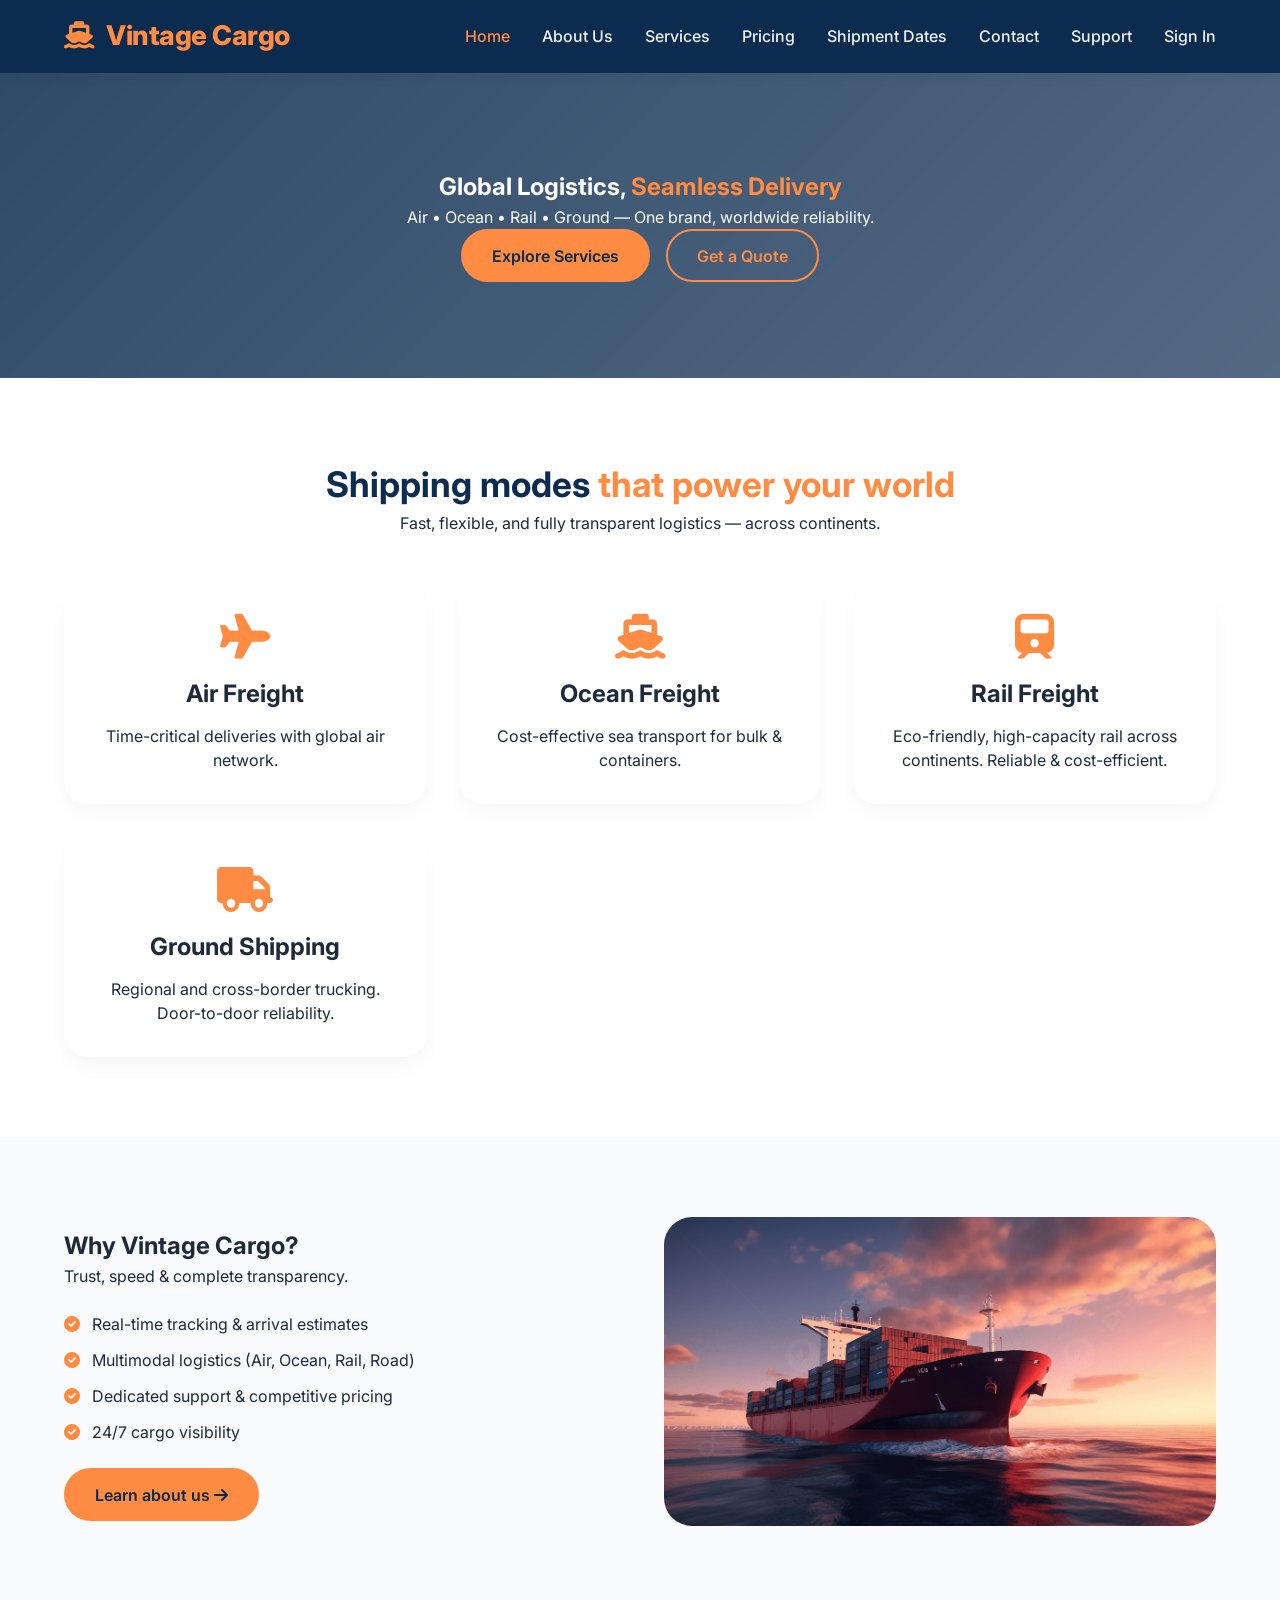
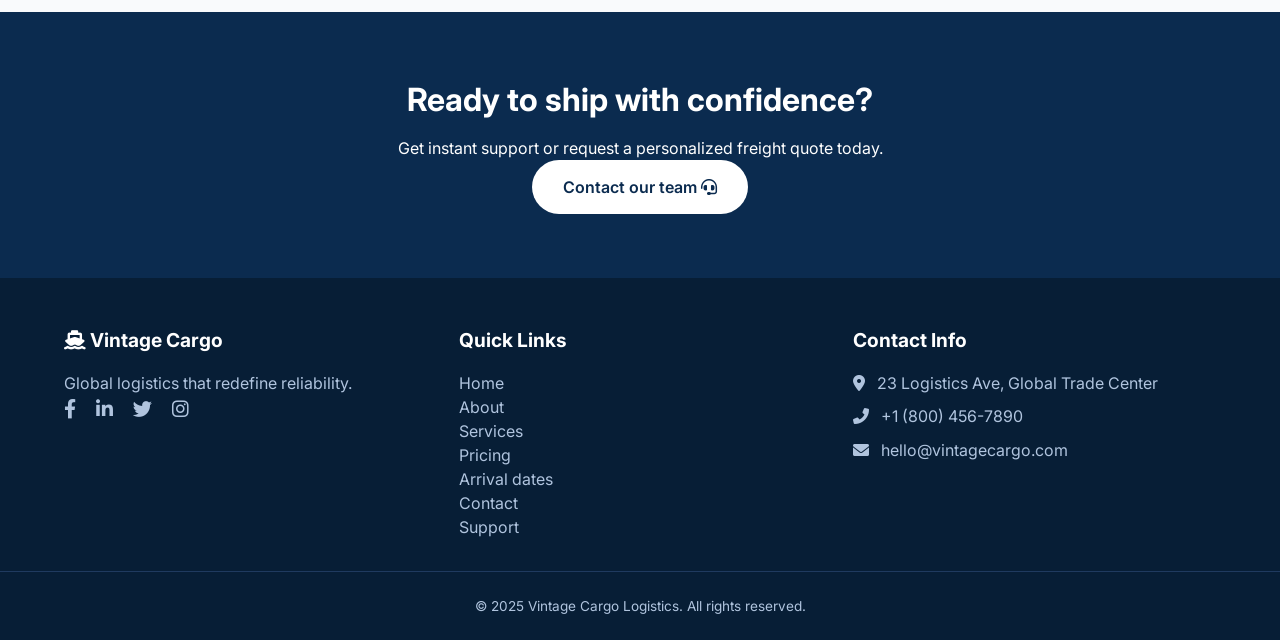
<file: index.html>
<!DOCTYPE html>
<html lang="en">
<head>
  <meta charset="UTF-8">
  <meta name="viewport" content="width=device-width, initial-scale=1.0, viewport-fit=cover">
  <title>Vintage Cargo | Global Logistics</title>
  <link href="https://fonts.googleapis.com/css2?family=Inter:opsz,wght@14..32,300;14..32,400;14..32,600;14..32,700;14..32,800&display=swap" rel="stylesheet">
  <link rel="stylesheet" href="https://cdnjs.cloudflare.com/ajax/libs/font-awesome/6.0.0-beta3/css/all.min.css">
  <link rel="stylesheet" href="css/style.css">
</head>
<body>
  <header class="site-header">
    <div class="container nav-container">
      <div class="logo">
        <a href="index.html"><i class="fas fa-ship"></i> Vintage Cargo</a>
      </div>
      <button class="mobile-toggle" id="mobileToggle"><i class="fas fa-bars"></i></button>
      <nav class="navbar" id="navbar">
        <ul class="nav-menu">
          <li><a href="index.html" class="active">Home</a></li>
          <li><a href="about.html">About Us</a></li>
          <li><a href="services.html">Services</a></li>
          <li><a href="pricing.html">Pricing</a></li>
          <li><a href="shipment.html">Shipment Dates</a></li>
          <li><a href="contact.html">Contact</a></li>
          <li><a href="support.html">Support</a></li>
          <li id="authNavLink"><a href="login.html">Sign In</a></li>
        </ul>
      </nav>
    </div>
  </header>

  <main>
    <!-- Hero Section -->
    <section class="hero" style="background-image: linear-gradient(135deg, rgba(11,43,79,0.85), rgba(11,43,79,0.7)), url('https://wallpaperbat.com/img/8608090-how-automating-load-acceptance-driver.webp'); background-size: cover; background-position: center;"
      <div class="container hero-content">
        <h1>Global Logistics, <span class="accent">Seamless Delivery</span></h1>
        <p>Air • Ocean • Rail • Ground — One brand, worldwide reliability.</p>
        <div class="hero-buttons">
          <a href="services.html" class="btn btn-primary">Explore Services</a>
          <a href="contact.html" class="btn btn-outline">Get a Quote</a>
        </div>
      </div>
    </section>

    <!-- Shipping Modes -->
    <section class="section">
      <div class="container">
        <div class="section-title">
          <h2>Shipping modes <span class="accent">that power your world</span></h2>
          <p>Fast, flexible, and fully transparent logistics — across continents.</p>
        </div>
        <div class="grid-3">
          <div class="service-card">
            <i class="fas fa-plane"></i>
            <h3>Air Freight</h3>
            <p>Time-critical deliveries with global air network.</p>
          </div>
          <div class="service-card">
            <i class="fas fa-ship"></i>
            <h3>Ocean Freight</h3>
            <p>Cost-effective sea transport for bulk & containers.</p>
          </div>
          <div class="service-card">
            <i class="fas fa-train"></i>
            <h3>Rail Freight</h3>
            <p>Eco-friendly, high-capacity rail across continents. Reliable & cost-efficient.</p>
          </div>
          <div class="service-card">
            <i class="fas fa-truck"></i>
            <h3>Ground Shipping</h3>
            <p>Regional and cross-border trucking. Door-to-door reliability.</p>
          </div>
        </div>
      </div>
    </section>

    <!-- Why Choose Us -->
    <section class="section bg-light">
      <div class="container">
        <div class="flex-row">
          <div class="flex-text">
            <h2>Why Vintage Cargo?</h2>
            <p class="lead">Trust, speed & complete transparency.</p>
            <ul class="check-list">
              <li><i class="fas fa-check-circle"></i> Real-time tracking & arrival estimates</li>
              <li><i class="fas fa-check-circle"></i> Multimodal logistics (Air, Ocean, Rail, Road)</li>
              <li><i class="fas fa-check-circle"></i> Dedicated support & competitive pricing</li>
              <li><i class="fas fa-check-circle"></i> 24/7 cargo visibility</li>
            </ul>
            <a href="about.html" class="btn btn-primary">Learn about us <i class="fas fa-arrow-right"></i></a>
          </div>
          <div class="flex-img">
            <img src="assets/cargo-theme.png" alt="Global logistics network" loading="lazy">
          </div>
        </div>
      </div>
    </section>

    <!-- Call to Action -->
    <section class="cta">
      <div class="container">
        <h3>Ready to ship with confidence?</h3>
        <p>Get instant support or request a personalized freight quote today.</p>
        <a href="contact.html" class="btn btn-secondary">Contact our team <i class="fas fa-headset"></i></a>
      </div>
    </section>
  </main>

  <footer class="site-footer">
    <div class="container footer-grid">
      <div class="footer-col">
        <h4><i class="fas fa-ship"></i> Vintage Cargo</h4>
        <p>Global logistics that redefine reliability.</p>
        <div class="social-icons">
          <a href="#"><i class="fab fa-facebook-f"></i></a>
          <a href="#"><i class="fab fa-linkedin-in"></i></a>
          <a href="#"><i class="fab fa-twitter"></i></a>
          <a href="#"><i class="fab fa-instagram"></i></a>
        </div>
      </div>
      <div class="footer-col">
        <h4>Quick Links</h4>
        <ul>
          <li><a href="index.html">Home</a></li>
          <li><a href="about.html">About</a></li>
          <li><a href="services.html">Services</a></li>
          <li><a href="pricing.html">Pricing</a></li>
          <li><a href="shipment.html">Arrival dates</a></li>
          <li><a href="contact.html">Contact</a></li>
          <li><a href="support.html">Support</a></li>
        </ul>
      </div>
      <div class="footer-col">
        <h4>Contact Info</h4>
        <ul class="contact-info">
          <li><i class="fas fa-map-marker-alt"></i> 23 Logistics Ave, Global Trade Center</li>
          <li><i class="fas fa-phone-alt"></i> +1 (800) 456-7890</li>
          <li><i class="fas fa-envelope"></i> hello@vintagecargo.com</li>
        </ul>
      </div>
    </div>
    <div class="footer-bottom">
      <p>&copy; 2025 Vintage Cargo Logistics. All rights reserved.</p>
    </div>
  </footer>

  <script src="JavaScript/script.js"></script>
</body>
</html>
</file>
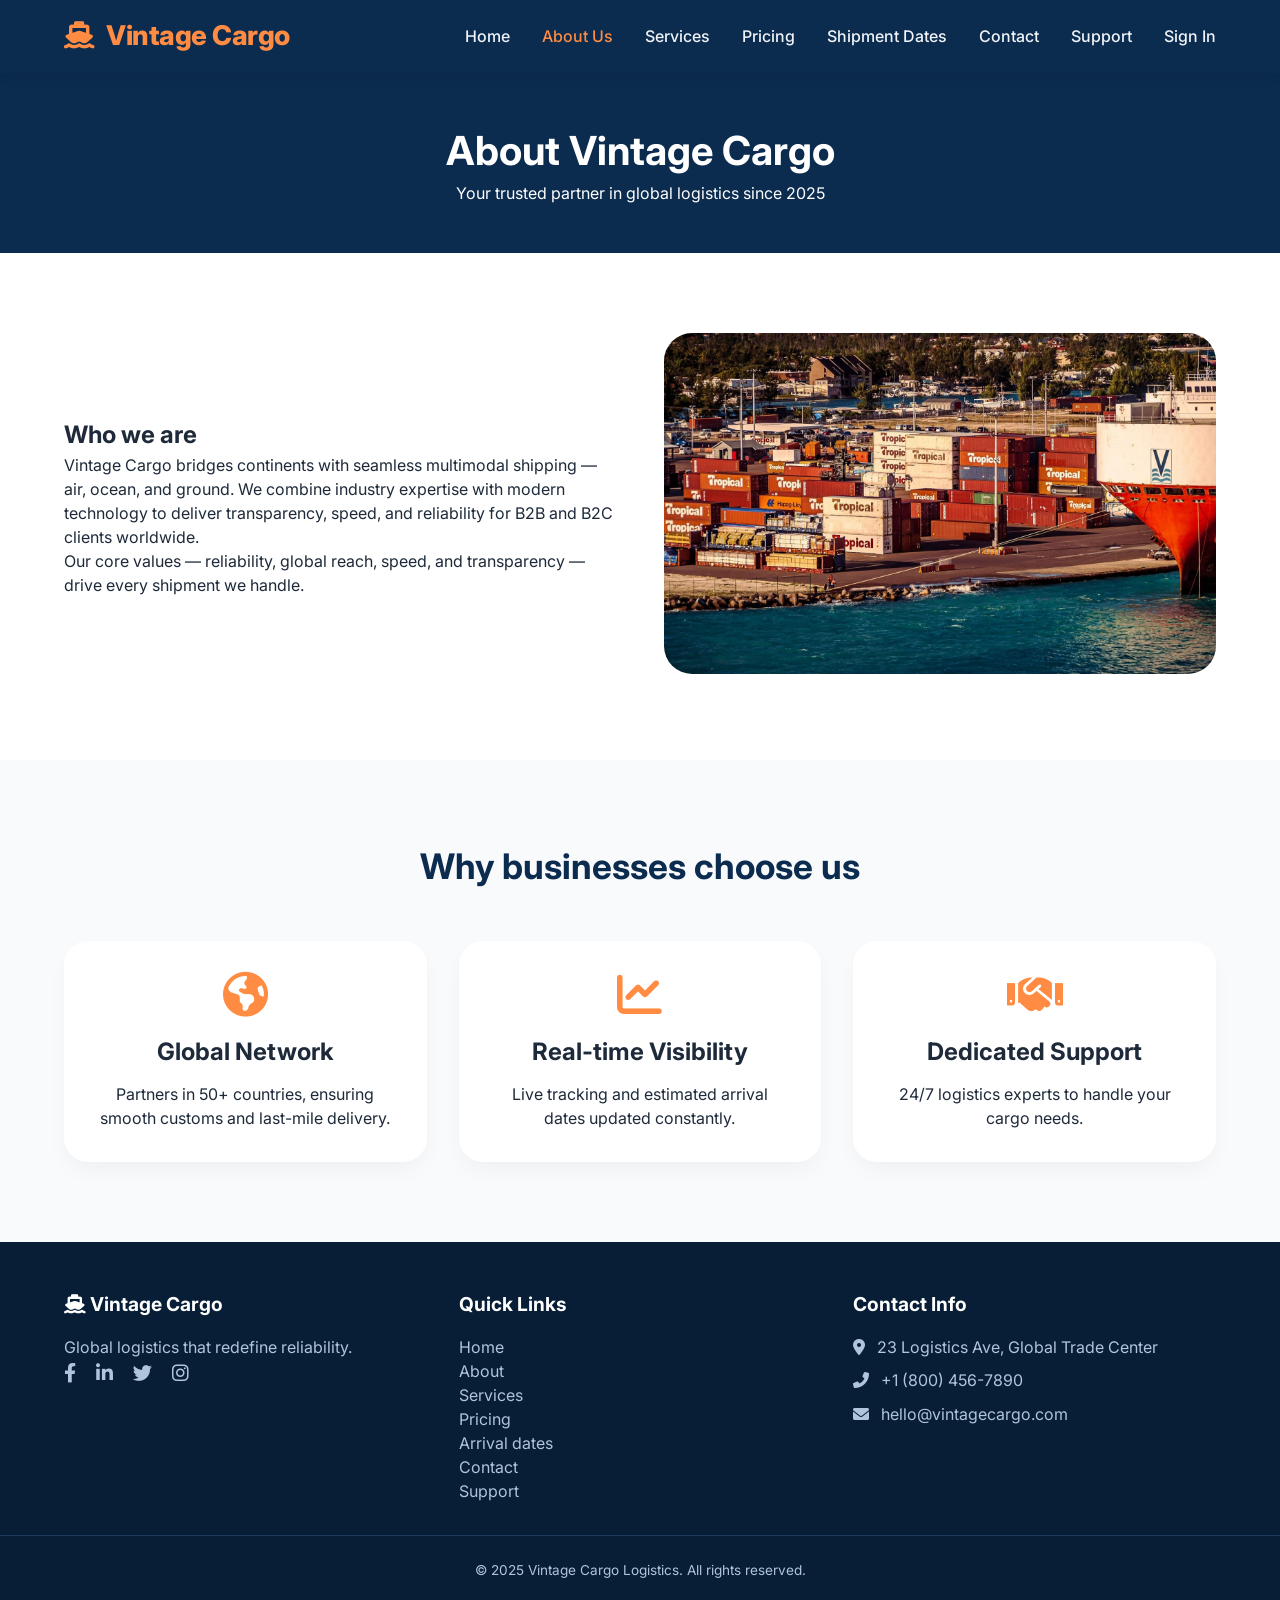
<file: about.html>
<!DOCTYPE html>
<html lang="en">
<head>
  <meta charset="UTF-8">
  <meta name="viewport" content="width=device-width, initial-scale=1.0">
  <title>About Us | Vintage Cargo</title>
  <link href="https://fonts.googleapis.com/css2?family=Inter:opsz,wght@14..32,300;400;600;700;800&display=swap" rel="stylesheet">
  <link rel="stylesheet" href="https://cdnjs.cloudflare.com/ajax/libs/font-awesome/6.0.0-beta3/css/all.min.css">
  <link rel="stylesheet" href="css/style.css">
</head>
<body>
  <header class="site-header">
    <div class="container nav-container">
      <div class="logo"><a href="index.html"><i class="fas fa-ship"></i> Vintage Cargo</a></div>
      <button class="mobile-toggle" id="mobileToggle"><i class="fas fa-bars"></i></button>
      <nav class="navbar" id="navbar">
        <ul class="nav-menu">
          <li><a href="index.html">Home</a></li>
          <li><a href="about.html" class="active">About Us</a></li>
          <li><a href="services.html">Services</a></li>
          <li><a href="pricing.html">Pricing</a></li>
          <li><a href="shipment.html">Shipment Dates</a></li>
          <li><a href="contact.html">Contact</a></li>
          <li><a href="support.html">Support</a></li>
          <li id="authNavLink"><a href="login.html">Sign In</a></li>
        </ul>
      </nav>
    </div>
  </header>

  <main>
    <section class="page-header">
      <div class="container">
        <h1>About Vintage Cargo</h1>
        <p>Your trusted partner in global logistics since 2025</p>
      </div>
    </section>

    <section class="section">
      <div class="container">
        <div class="flex-row">
          <div class="flex-text">
            <h2>Who we are</h2>
            <p>Vintage Cargo bridges continents with seamless multimodal shipping — air, ocean, and ground. We combine industry expertise with modern technology to deliver transparency, speed, and reliability for B2B and B2C clients worldwide.</p>
            <p>Our core values — reliability, global reach, speed, and transparency — drive every shipment we handle.</p>
          </div>
          <div class="flex-img">
            <img src="assets/neo-bulk-cargo-1989317179.jpg" alt="Our team" loading="lazy">
          </div>
        </div>
      </div>
    </section>

    <section class="section bg-light">
      <div class="container">
        <div class="section-title">
          <h2>Why businesses choose us</h2>
        </div>
        <div class="grid-3">
          <div class="service-card">
            <i class="fas fa-globe-americas"></i>
            <h3>Global Network</h3>
            <p>Partners in 50+ countries, ensuring smooth customs and last-mile delivery.</p>
          </div>
          <div class="service-card">
            <i class="fas fa-chart-line"></i>
            <h3>Real-time Visibility</h3>
            <p>Live tracking and estimated arrival dates updated constantly.</p>
          </div>
          <div class="service-card">
            <i class="fas fa-handshake"></i>
            <h3>Dedicated Support</h3>
            <p>24/7 logistics experts to handle your cargo needs.</p>
          </div>
        </div>
      </div>
    </section>
  </main>

  <footer class="site-footer">
    <div class="container footer-grid">
      <div class="footer-col">
        <h4><i class="fas fa-ship"></i> Vintage Cargo</h4>
        <p>Global logistics that redefine reliability.</p>
        <div class="social-icons">
          <a href="#"><i class="fab fa-facebook-f"></i></a>
          <a href="#"><i class="fab fa-linkedin-in"></i></a>
          <a href="#"><i class="fab fa-twitter"></i></a>
          <a href="#"><i class="fab fa-instagram"></i></a>
        </div>
      </div>
      <div class="footer-col">
        <h4>Quick Links</h4>
        <ul>
          <li><a href="index.html">Home</a></li>
          <li><a href="about.html">About</a></li>
          <li><a href="services.html">Services</a></li>
          <li><a href="pricing.html">Pricing</a></li>
          <li><a href="shipment.html">Arrival dates</a></li>
          <li><a href="contact.html">Contact</a></li>
          <li><a href="support.html">Support</a></li>
        </ul>
      </div>
      <div class="footer-col">
        <h4>Contact Info</h4>
        <ul class="contact-info">
          <li><i class="fas fa-map-marker-alt"></i> 23 Logistics Ave, Global Trade Center</li>
          <li><i class="fas fa-phone-alt"></i> +1 (800) 456-7890</li>
          <li><i class="fas fa-envelope"></i> hello@vintagecargo.com</li>
        </ul>
      </div>
    </div>
    <div class="footer-bottom">
      <p>&copy; 2025 Vintage Cargo Logistics. All rights reserved.</p>
    </div>
  </footer>

  <script src="JavaScript/script.js"></script>
</body>
</html>
</file>
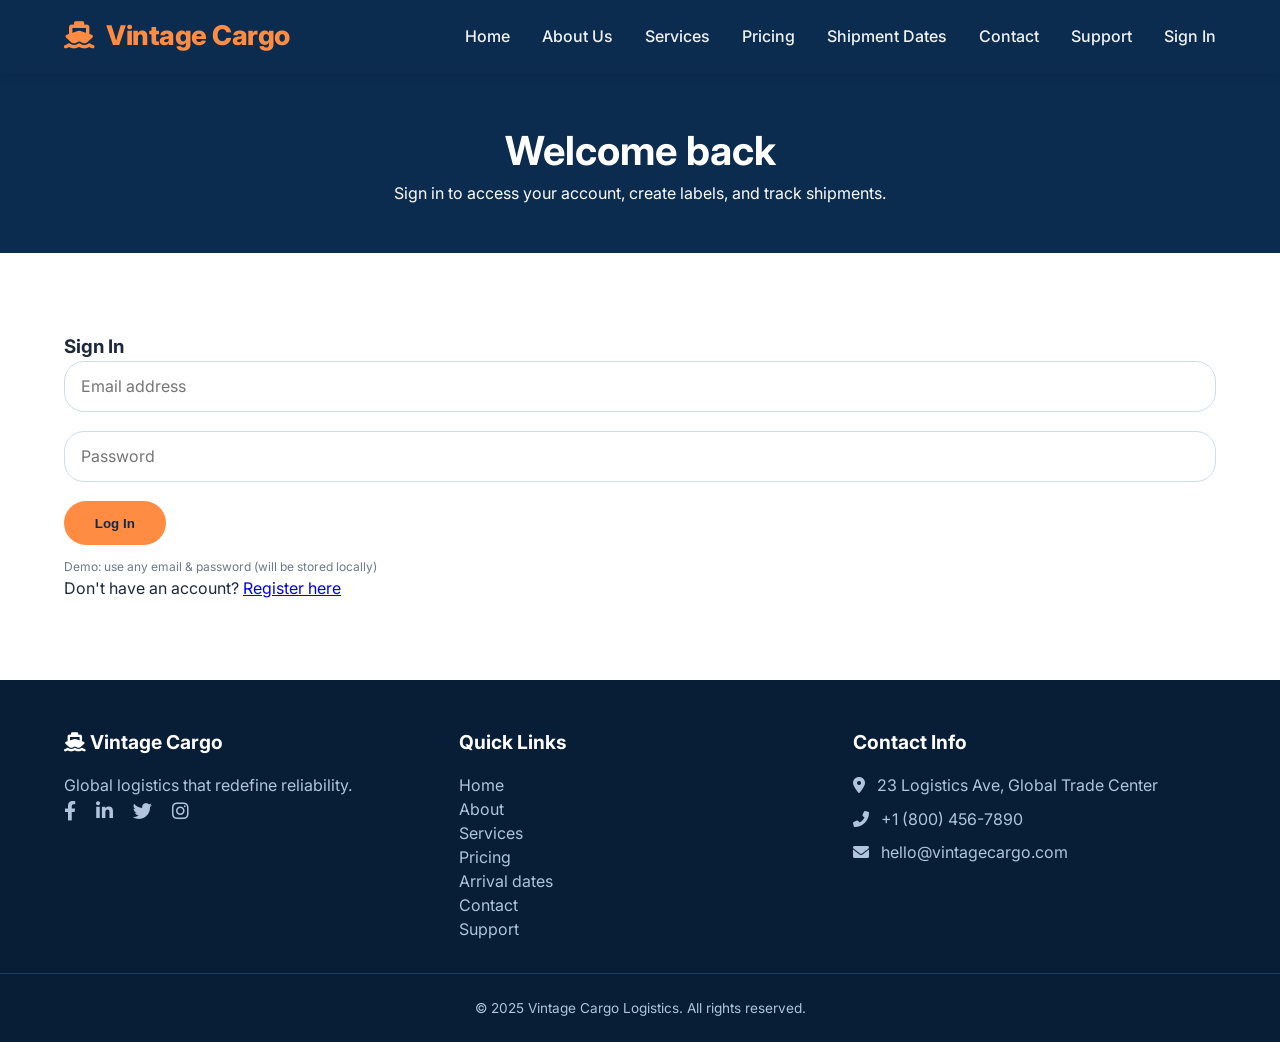
<file: account.html>
<!DOCTYPE html>
<html lang="en">
<head>
  <meta charset="UTF-8">
  <meta name="viewport" content="width=device-width, initial-scale=1.0">
  <title>My Account | Vintage Cargo</title>
  <link href="https://fonts.googleapis.com/css2?family=Inter:opsz,wght@300;400;600;700;800&display=swap" rel="stylesheet">
  <link rel="stylesheet" href="https://cdnjs.cloudflare.com/ajax/libs/font-awesome/6.0.0-beta3/css/all.min.css">
  <link rel="stylesheet" href="css/style.css">
</head>
<body>
  <header class="site-header">
    <div class="container nav-container">
      <div class="logo"><a href="index.html"><i class="fas fa-ship"></i> Vintage Cargo</a></div>
      <button class="mobile-toggle" id="mobileToggle"><i class="fas fa-bars"></i></button>
      <nav class="navbar" id="navbar">
        <ul class="nav-menu">
          <li><a href="index.html">Home</a></li>
          <li><a href="about.html">About Us</a></li>
          <li><a href="services.html">Services</a></li>
          <li><a href="pricing.html">Pricing</a></li>
          <li><a href="shipment.html">Shipment Dates</a></li>
          <li><a href="contact.html">Contact</a></li>
          <li><a href="support.html">Support</a></li>
          <li id="authNavLink"><a href="#" id="logoutBtn">Logout</a></li>
        </ul>
      </nav>
    </div>
  </header>

  <main>
    <section class="page-header">
      <div class="container">
        <h1>Welcome, <span id="userNameDisplay">Member</span>!</h1>
        <p>Manage your shipments, create labels, and access support.</p>
      </div>
    </section>

    <section class="section">
      <div class="container">
        <div class="dashboard-grid">
          <div class="dashboard-card">
            <i class="fas fa-truck-fast"></i>
            <h3>Create Shipping Label</h3>
            <p>Generate a label for your next shipment by filling out the order details.</p>
            <a href="create-label.html" class="btn btn-outline">Create Label →</a>
          </div>
          <div class="dashboard-card">
            <i class="fas fa-clock"></i>
            <h3>Track Shipments</h3>
            <p>View active orders and estimated arrival dates.</p>
            <a href="shipment.html" class="btn btn-outline">Check Dates →</a>
          </div>
          <div class="dashboard-card">
            <i class="fas fa-headset"></i>
            <h3>Support Center</h3>
            <p>Get help from our logistics team or chat live.</p>
            <a href="support.html" class="btn btn-outline">Go to Support →</a>
          </div>
          <div class="dashboard-card">
            <i class="fas fa-credit-card"></i>
            <h3>Billing & Invoices</h3>
            <p>View past invoices and payment methods (demo).</p>
            <a href="#" class="btn btn-outline disabled">Coming Soon</a>
          </div>
        </div>
      </div>
    </section>
  </main>

  <footer class="site-footer">
    <div class="container footer-grid">
      <div class="footer-col">
        <h4><i class="fas fa-ship"></i> Vintage Cargo</h4>
        <p>Global logistics that redefine reliability.</p>
        <div class="social-icons">
          <a href="#"><i class="fab fa-facebook-f"></i></a>
          <a href="#"><i class="fab fa-linkedin-in"></i></a>
          <a href="#"><i class="fab fa-twitter"></i></a>
          <a href="#"><i class="fab fa-instagram"></i></a>
        </div>
      </div>
      <div class="footer-col">
        <h4>Quick Links</h4>
        <ul>
          <li><a href="index.html">Home</a></li>
          <li><a href="about.html">About</a></li>
          <li><a href="services.html">Services</a></li>
          <li><a href="pricing.html">Pricing</a></li>
          <li><a href="shipment.html">Arrival dates</a></li>
          <li><a href="contact.html">Contact</a></li>
          <li><a href="support.html">Support</a></li>
        </ul>
      </div>
      <div class="footer-col">
        <h4>Contact Info</h4>
        <ul class="contact-info">
          <li><i class="fas fa-map-marker-alt"></i> 23 Logistics Ave, Global Trade Center</li>
          <li><i class="fas fa-phone-alt"></i> +1 (800) 456-7890</li>
          <li><i class="fas fa-envelope"></i> hello@vintagecargo.com</li>
        </ul>
      </div>
    </div>
    <div class="footer-bottom">
      <p>&copy; 2025 Vintage Cargo Logistics. All rights reserved.</p>
    </div>
  </footer>

  <script src="JavaScript/script.js"></script>
</body>
</html>
</file>
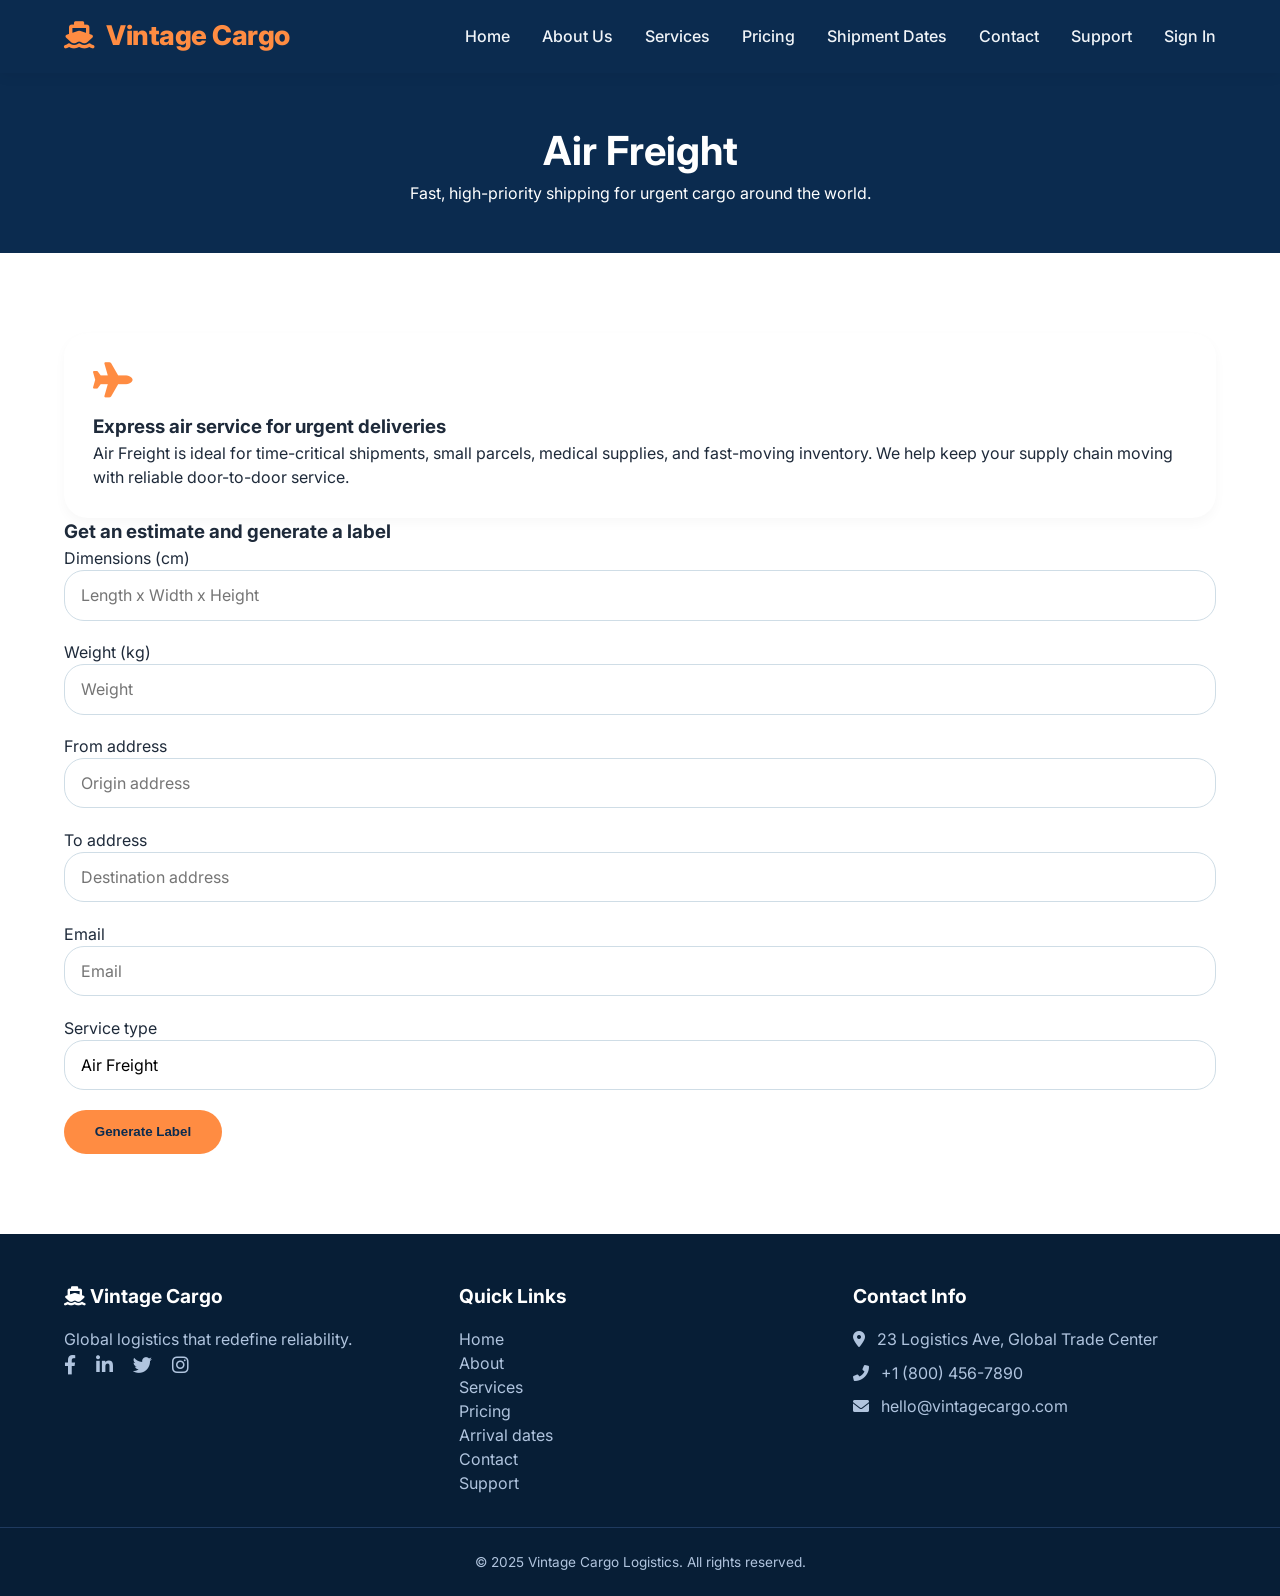
<file: air-freight.html>
<!DOCTYPE html>
<html lang="en">
<head>
  <meta charset="UTF-8">
  <meta name="viewport" content="width=device-width, initial-scale=1.0">
  <title>Air Freight | Vintage Cargo</title>
  <link href="https://fonts.googleapis.com/css2?family=Inter:opsz,wght@300;400;600;700;800&display=swap" rel="stylesheet">
  <link rel="stylesheet" href="https://cdnjs.cloudflare.com/ajax/libs/font-awesome/6.0.0-beta3/css/all.min.css">
  <link rel="stylesheet" href="css/style.css">
</head>
<body>
  <header class="site-header">
    <div class="container nav-container">
      <div class="logo"><a href="index.html"><i class="fas fa-ship"></i> Vintage Cargo</a></div>
      <button class="mobile-toggle" id="mobileToggle"><i class="fas fa-bars"></i></button>
      <nav class="navbar" id="navbar">
        <ul class="nav-menu">
          <li><a href="index.html">Home</a></li>
          <li><a href="about.html">About Us</a></li>
          <li><a href="services.html">Services</a></li>
          <li><a href="pricing.html">Pricing</a></li>
          <li><a href="shipment.html">Shipment Dates</a></li>
          <li><a href="contact.html">Contact</a></li>
          <li><a href="support.html">Support</a></li>
          <li id="authNavLink"><a href="login.html">Sign In</a></li>
        </ul>
      </nav>
    </div>
  </header>

  <main>
    <section class="page-header">
      <div class="container">
        <h1>Air Freight</h1>
        <p>Fast, high-priority shipping for urgent cargo around the world.</p>
      </div>
    </section>

    <section class="section">
      <div class="container">
        <div class="service-detailed">
          <i class="fas fa-plane"></i>
          <h3>Express air service for urgent deliveries</h3>
          <p>Air Freight is ideal for time-critical shipments, small parcels, medical supplies, and fast-moving inventory. We help keep your supply chain moving with reliable door-to-door service.</p>
        </div>

        <div class="label-form-container">
          <h3>Get an estimate and generate a label</h3>
          <form id="labelForm">
            <div class="form-row">
              <div class="form-group">
                <label>Dimensions (cm)</label>
                <input type="text" id="dimensions" placeholder="Length x Width x Height" required>
              </div>
              <div class="form-group">
                <label>Weight (kg)</label>
                <input type="number" id="weight" step="0.1" placeholder="Weight" required>
              </div>
            </div>
            <div class="form-row">
              <div class="form-group">
                <label>From address</label>
                <input type="text" id="originAddress" placeholder="Origin address" required>
              </div>
              <div class="form-group">
                <label>To address</label>
                <input type="text" id="destinationAddress" placeholder="Destination address" required>
              </div>
            </div>
            <div class="form-row">
              <div class="form-group">
                <label>Email</label>
                <input type="email" id="email" placeholder="Email" required>
              </div>
              <div class="form-group">
                <label>Service type</label>
                <input type="text" id="serviceType" value="Air Freight" readonly>
              </div>
            </div>
            <button type="submit" class="btn btn-primary">Generate Label</button>
          </form>

          <div id="labelPreview" class="label-preview" style="display:none;">
            <h3>Shipping label preview</h3>
            <div class="label-card">
              <p><strong>Tracking #:</strong> <span id="trackingNumber"></span></p>
              <p><strong>Service:</strong> <span id="previewService"></span></p>
              <p><strong>From:</strong> <span id="previewOrigin"></span></p>
              <p><strong>To:</strong> <span id="previewDestination"></span></p>
              <p><strong>Dimensions:</strong> <span id="previewDimensions"></span></p>
              <p><strong>Weight:</strong> <span id="previewWeight"></span> kg</p>
              <p><strong>Email:</strong> <span id="previewEmail"></span></p>
              <p><strong>Estimated price:</strong> $<span id="priceEstimate"></span></p>
              <p><i class="fas fa-calendar-check"></i> Estimated delivery: <span id="estDelivery"></span></p>
              <button id="downloadLabelBtn" class="btn btn-secondary">Download Label (Demo)</button>
            </div>
          </div>
        </div>
      </div>
    </section>
  </main>

  <footer class="site-footer">
    <div class="container footer-grid">
      <div class="footer-col">
        <h4><i class="fas fa-ship"></i> Vintage Cargo</h4>
        <p>Global logistics that redefine reliability.</p>
        <div class="social-icons">
          <a href="#"><i class="fab fa-facebook-f"></i></a>
          <a href="#"><i class="fab fa-linkedin-in"></i></a>
          <a href="#"><i class="fab fa-twitter"></i></a>
          <a href="#"><i class="fab fa-instagram"></i></a>
        </div>
      </div>
      <div class="footer-col">
        <h4>Quick Links</h4>
        <ul>
          <li><a href="index.html">Home</a></li>
          <li><a href="about.html">About</a></li>
          <li><a href="services.html">Services</a></li>
          <li><a href="pricing.html">Pricing</a></li>
          <li><a href="shipment.html">Arrival dates</a></li>
          <li><a href="contact.html">Contact</a></li>
          <li><a href="support.html">Support</a></li>
        </ul>
      </div>
      <div class="footer-col">
        <h4>Contact Info</h4>
        <ul class="contact-info">
          <li><i class="fas fa-map-marker-alt"></i> 23 Logistics Ave, Global Trade Center</li>
          <li><i class="fas fa-phone-alt"></i> +1 (800) 456-7890</li>
          <li><i class="fas fa-envelope"></i> hello@vintagecargo.com</li>
        </ul>
      </div>
    </div>
    <div class="footer-bottom">
      <p>&copy; 2025 Vintage Cargo Logistics. All rights reserved.</p>
    </div>
  </footer>

  <script src="JavaScript/script.js"></script>
</body>
</html>
</file>
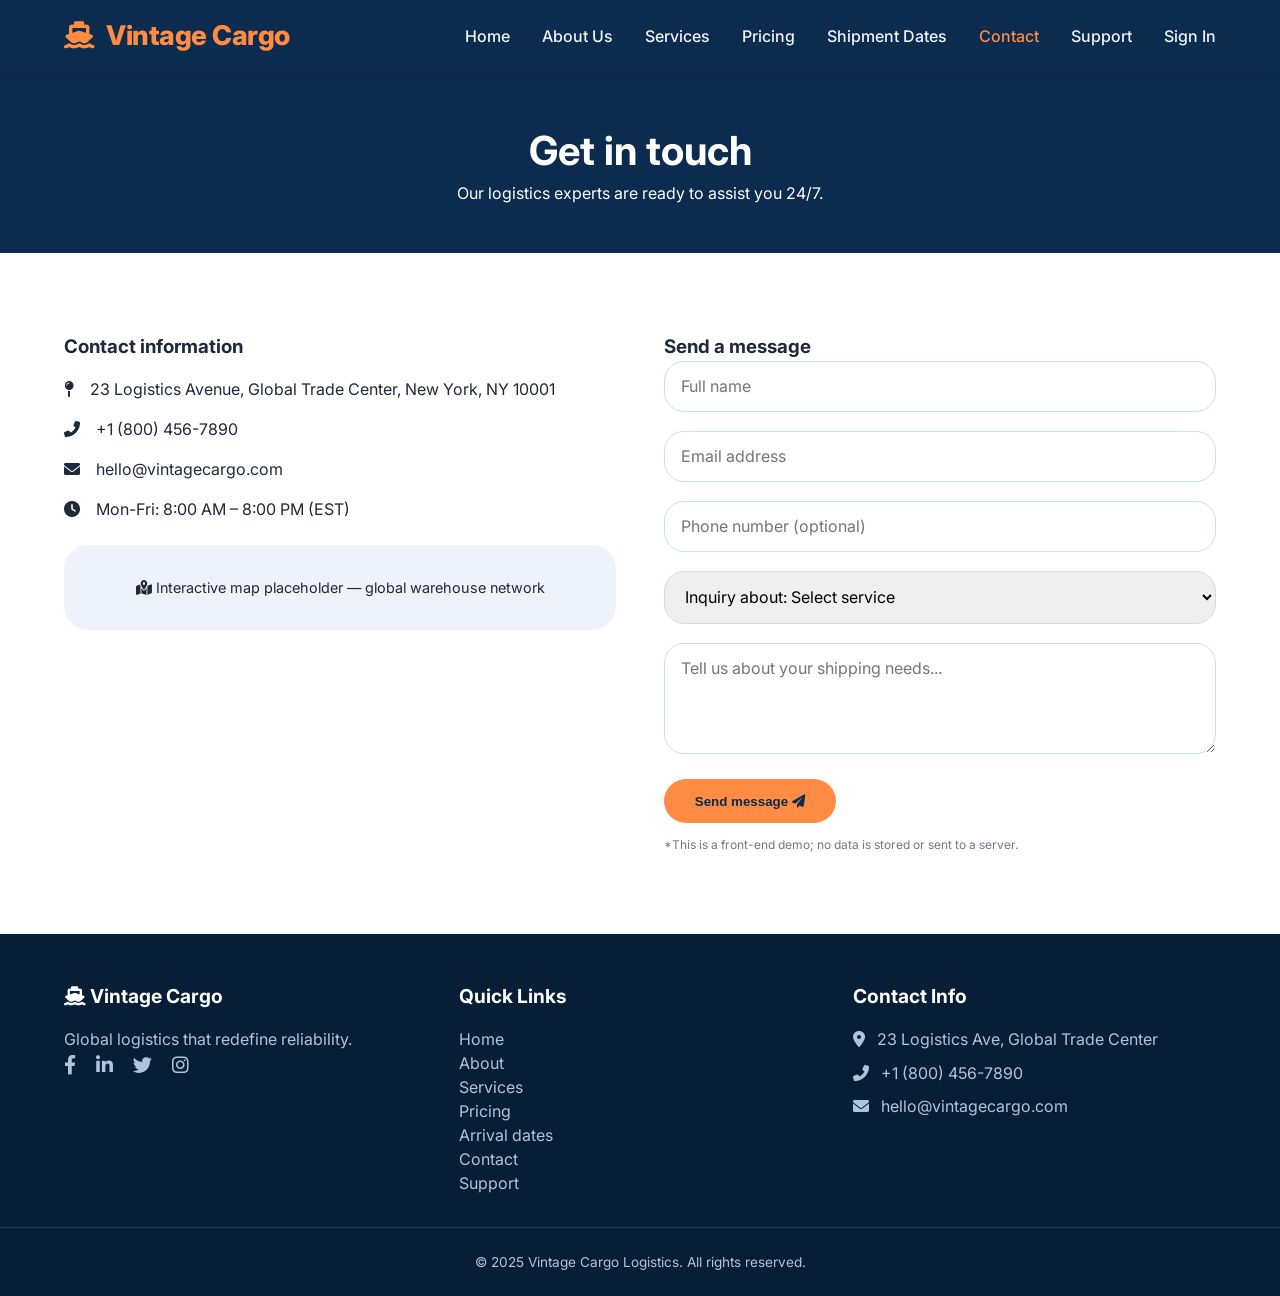
<file: contact.html>
<!DOCTYPE html>
<html lang="en">
<head>
  <meta charset="UTF-8">
  <meta name="viewport" content="width=device-width, initial-scale=1.0">
  <title>Contact | Vintage Cargo</title>
  <link href="https://fonts.googleapis.com/css2?family=Inter:opsz,wght@300;400;600;700;800&display=swap" rel="stylesheet">
  <link rel="stylesheet" href="https://cdnjs.cloudflare.com/ajax/libs/font-awesome/6.0.0-beta3/css/all.min.css">
  <link rel="stylesheet" href="css/style.css">
</head>
<body>
  <header class="site-header">
    <div class="container nav-container">
      <div class="logo"><a href="index.html"><i class="fas fa-ship"></i> Vintage Cargo</a></div>
      <button class="mobile-toggle" id="mobileToggle"><i class="fas fa-bars"></i></button>
      <nav class="navbar" id="navbar">
        <ul class="nav-menu">
          <li><a href="index.html">Home</a></li>
          <li><a href="about.html">About Us</a></li>
          <li><a href="services.html">Services</a></li>
          <li><a href="pricing.html">Pricing</a></li>
          <li><a href="shipment.html">Shipment Dates</a></li>
          <li><a href="contact.html" class="active">Contact</a></li>
          <li><a href="support.html">Support</a></li>
          <li id="authNavLink"><a href="login.html">Sign In</a></li>
        </ul>
      </nav>
    </div>
  </header>

  <main>
    <section class="page-header">
      <div class="container">
        <h1>Get in touch</h1>
        <p>Our logistics experts are ready to assist you 24/7.</p>
      </div>
    </section>

    <section class="section">
      <div class="container">
        <div class="contact-grid">
          <div class="contact-details">
            <h3>Contact information</h3>
            <ul>
              <li><i class="fas fa-map-pin"></i> 23 Logistics Avenue, Global Trade Center, New York, NY 10001</li>
              <li><i class="fas fa-phone-alt"></i> +1 (800) 456-7890</li>
              <li><i class="fas fa-envelope"></i> hello@vintagecargo.com</li>
              <li><i class="fas fa-clock"></i> Mon-Fri: 8:00 AM – 8:00 PM (EST)</li>
            </ul>
            <div class="map-placeholder">
              <i class="fas fa-map-marked-alt"></i> Interactive map placeholder — global warehouse network
            </div>
          </div>
          <div class="contact-form">
            <h3>Send a message</h3>
            <form id="contactForm">
              <div class="form-group">
                <input type="text" placeholder="Full name" required>
              </div>
              <div class="form-group">
                <input type="email" placeholder="Email address" required>
              </div>
              <div class="form-group">
                <input type="tel" placeholder="Phone number (optional)">
              </div>
              <div class="form-group">
                <select>
                  <option>Inquiry about: Select service</option>
                  <option>Air Freight quote</option>
                  <option>Ocean Freight quote</option>
                  <option>Ground shipping</option>
                  <option>Tracking / arrival dates</option>
                  <option>General question</option>
                </select>
              </div>
              <div class="form-group">
                <textarea rows="4" placeholder="Tell us about your shipping needs..."></textarea>
              </div>
              <button type="submit" class="btn btn-primary">Send message <i class="fas fa-paper-plane"></i></button>
              <p class="form-note">*This is a front-end demo; no data is stored or sent to a server.</p>
            </form>
          </div>
        </div>
      </div>
    </section>
  </main>

  <footer class="site-footer">
    <div class="container footer-grid">
      <div class="footer-col">
        <h4><i class="fas fa-ship"></i> Vintage Cargo</h4>
        <p>Global logistics that redefine reliability.</p>
        <div class="social-icons">
          <a href="#"><i class="fab fa-facebook-f"></i></a>
          <a href="#"><i class="fab fa-linkedin-in"></i></a>
          <a href="#"><i class="fab fa-twitter"></i></a>
          <a href="#"><i class="fab fa-instagram"></i></a>
        </div>
      </div>
      <div class="footer-col">
        <h4>Quick Links</h4>
        <ul>
          <li><a href="index.html">Home</a></li>
          <li><a href="about.html">About</a></li>
          <li><a href="services.html">Services</a></li>
          <li><a href="pricing.html">Pricing</a></li>
          <li><a href="shipment.html">Arrival dates</a></li>
          <li><a href="contact.html">Contact</a></li>
          <li><a href="support.html">Support</a></li>
        </ul>
      </div>
      <div class="footer-col">
        <h4>Contact Info</h4>
        <ul class="contact-info">
          <li><i class="fas fa-map-marker-alt"></i> 23 Logistics Ave, Global Trade Center</li>
          <li><i class="fas fa-phone-alt"></i> +1 (800) 456-7890</li>
          <li><i class="fas fa-envelope"></i> hello@vintagecargo.com</li>
        </ul>
      </div>
    </div>
    <div class="footer-bottom">
      <p>&copy; 2025 Vintage Cargo Logistics. All rights reserved.</p>
    </div>
  </footer>

  <script src="JavaScript/script.js"></script>
</body>
</html>
</file>
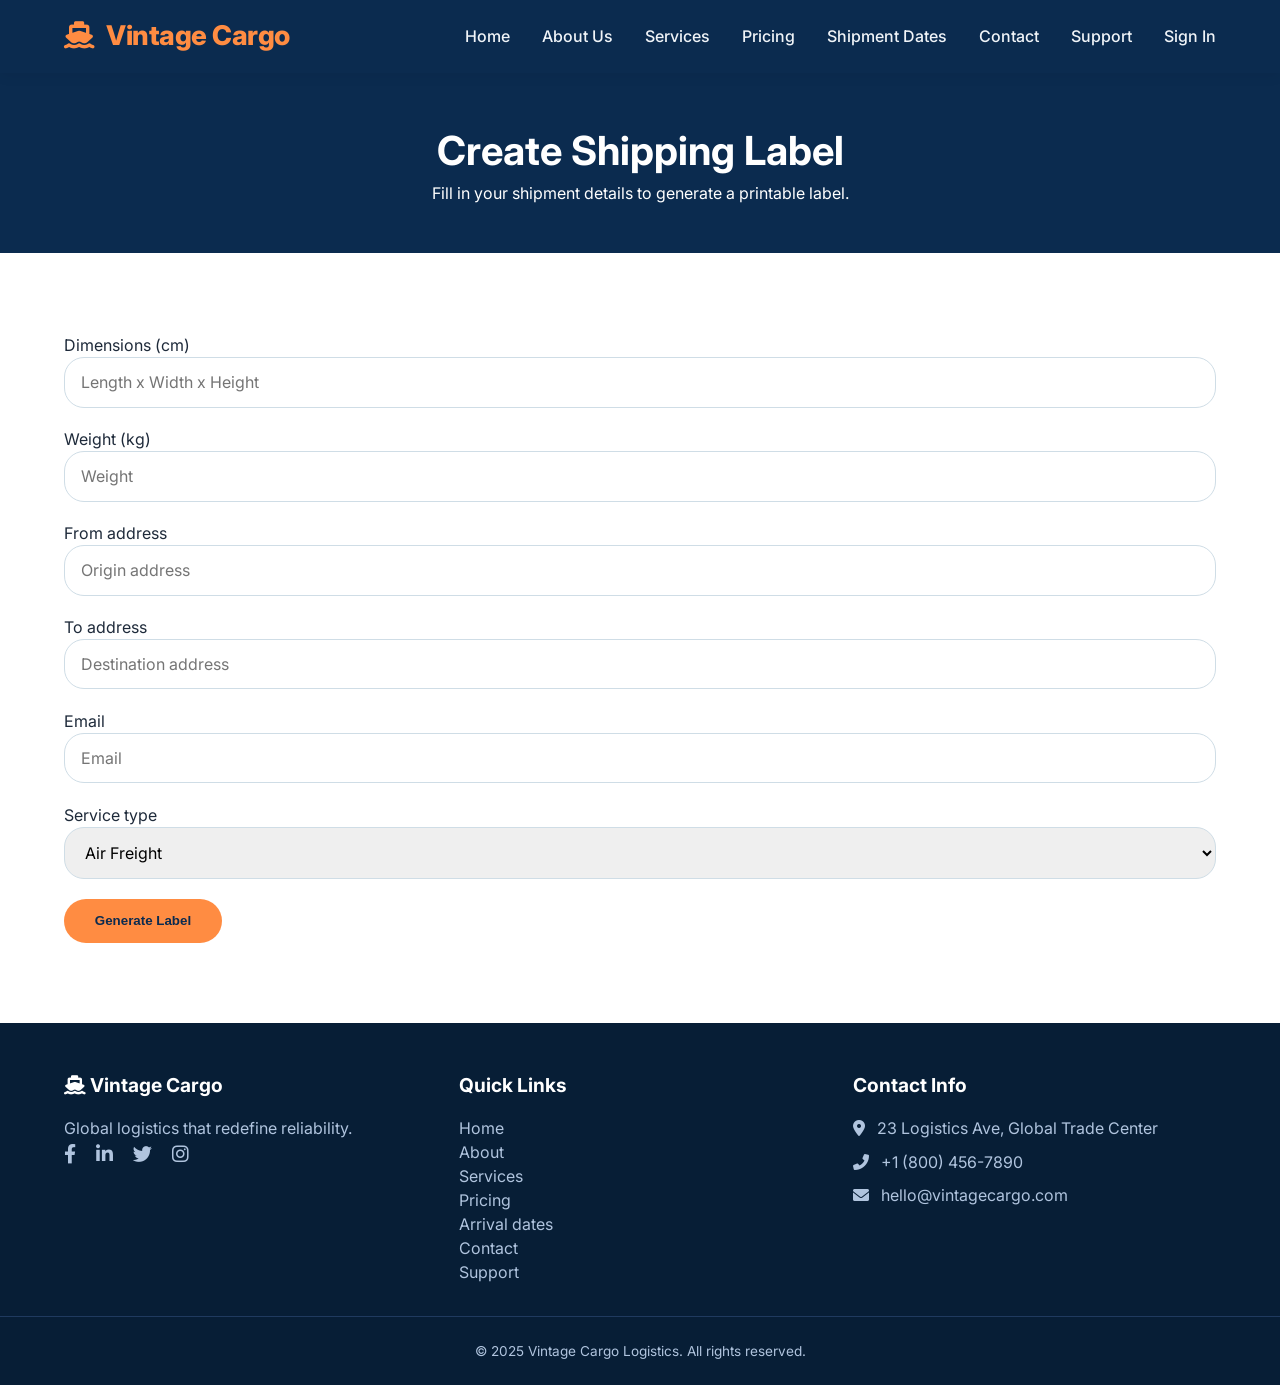
<file: create-label.html>
<!DOCTYPE html>
<html lang="en">
<head>
  <meta charset="UTF-8">
  <meta name="viewport" content="width=device-width, initial-scale=1.0">
  <title>Create Shipping Label | Vintage Cargo</title>
  <link href="https://fonts.googleapis.com/css2?family=Inter:opsz,wght@300;400;600;700;800&display=swap" rel="stylesheet">
  <link rel="stylesheet" href="https://cdnjs.cloudflare.com/ajax/libs/font-awesome/6.0.0-beta3/css/all.min.css">
  <link rel="stylesheet" href="css/style.css">
</head>
<body>
  <header class="site-header">
    <div class="container nav-container">
      <div class="logo"><a href="index.html"><i class="fas fa-ship"></i> Vintage Cargo</a></div>
      <button class="mobile-toggle" id="mobileToggle"><i class="fas fa-bars"></i></button>
      <nav class="navbar" id="navbar">
        <ul class="nav-menu">
          <li><a href="index.html">Home</a></li>
          <li><a href="about.html">About Us</a></li>
          <li><a href="services.html">Services</a></li>
          <li><a href="pricing.html">Pricing</a></li>
          <li><a href="shipment.html">Shipment Dates</a></li>
          <li><a href="contact.html">Contact</a></li>
          <li><a href="support.html">Support</a></li>
          <li id="authNavLink"><a href="account.html">My Account</a></li>
        </ul>
      </nav>
    </div>
  </header>

  <main>
    <section class="page-header">
      <div class="container">
        <h1>Create Shipping Label</h1>
        <p>Fill in your shipment details to generate a printable label.</p>
      </div>
    </section>

    <section class="section">
      <div class="container">
        <div class="label-form-container">
          <form id="labelForm">
            <div class="form-row">
              <div class="form-group">
                <label>Dimensions (cm)</label>
                <input type="text" id="dimensions" placeholder="Length x Width x Height" required>
              </div>
              <div class="form-group">
                <label>Weight (kg)</label>
                <input type="number" id="weight" step="0.1" placeholder="Weight" required>
              </div>
            </div>
            <div class="form-row">
              <div class="form-group">
                <label>From address</label>
                <input type="text" id="originAddress" placeholder="Origin address" required>
              </div>
              <div class="form-group">
                <label>To address</label>
                <input type="text" id="destinationAddress" placeholder="Destination address" required>
              </div>
            </div>
            <div class="form-row">
              <div class="form-group">
                <label>Email</label>
                <input type="email" id="email" placeholder="Email" required>
              </div>
              <div class="form-group">
                <label>Service type</label>
                <select id="serviceType">
                  <option>Air Freight</option>
                  <option>Ocean Freight</option>
                  <option>Rail Freight</option>
                  <option>Ground Shipping</option>
                </select>
              </div>
            </div>
            <button type="submit" class="btn btn-primary">Generate Label</button>
          </form>

          <div id="labelPreview" class="label-preview" style="display:none;">
            <h3>Your Shipping Label</h3>
            <div class="label-card">
              <p><strong>Tracking #:</strong> <span id="trackingNumber"></span></p>
              <p><strong>Service:</strong> <span id="previewService"></span></p>
              <p><strong>From:</strong> <span id="previewOrigin"></span></p>
              <p><strong>To:</strong> <span id="previewDestination"></span></p>
              <p><strong>Dimensions:</strong> <span id="previewDimensions"></span></p>
              <p><strong>Weight:</strong> <span id="previewWeight"></span> kg</p>
              <p><strong>Email:</strong> <span id="previewEmail"></span></p>
              <p><strong>Estimated price:</strong> $<span id="priceEstimate"></span></p>
              <p><i class="fas fa-barcode"></i> | Estimated delivery: <span id="estDelivery"></span></p>
              <button id="downloadLabelBtn" class="btn btn-secondary">Download Label (Demo)</button>
            </div>
          </div>
        </div>
      </div>
    </section>
  </main>

  <footer class="site-footer">
    <div class="container footer-grid">
      <div class="footer-col">
        <h4><i class="fas fa-ship"></i> Vintage Cargo</h4>
        <p>Global logistics that redefine reliability.</p>
        <div class="social-icons">
          <a href="#"><i class="fab fa-facebook-f"></i></a>
          <a href="#"><i class="fab fa-linkedin-in"></i></a>
          <a href="#"><i class="fab fa-twitter"></i></a>
          <a href="#"><i class="fab fa-instagram"></i></a>
        </div>
      </div>
      <div class="footer-col">
        <h4>Quick Links</h4>
        <ul>
          <li><a href="index.html">Home</a></li>
          <li><a href="about.html">About</a></li>
          <li><a href="services.html">Services</a></li>
          <li><a href="pricing.html">Pricing</a></li>
          <li><a href="shipment.html">Arrival dates</a></li>
          <li><a href="contact.html">Contact</a></li>
          <li><a href="support.html">Support</a></li>
        </ul>
      </div>
      <div class="footer-col">
        <h4>Contact Info</h4>
        <ul class="contact-info">
          <li><i class="fas fa-map-marker-alt"></i> 23 Logistics Ave, Global Trade Center</li>
          <li><i class="fas fa-phone-alt"></i> +1 (800) 456-7890</li>
          <li><i class="fas fa-envelope"></i> hello@vintagecargo.com</li>
        </ul>
      </div>
    </div>
    <div class="footer-bottom">
      <p>&copy; 2025 Vintage Cargo Logistics. All rights reserved.</p>
    </div>
  </footer>

  <script src="JavaScript/script.js"></script>
</body>
</html>
</file>
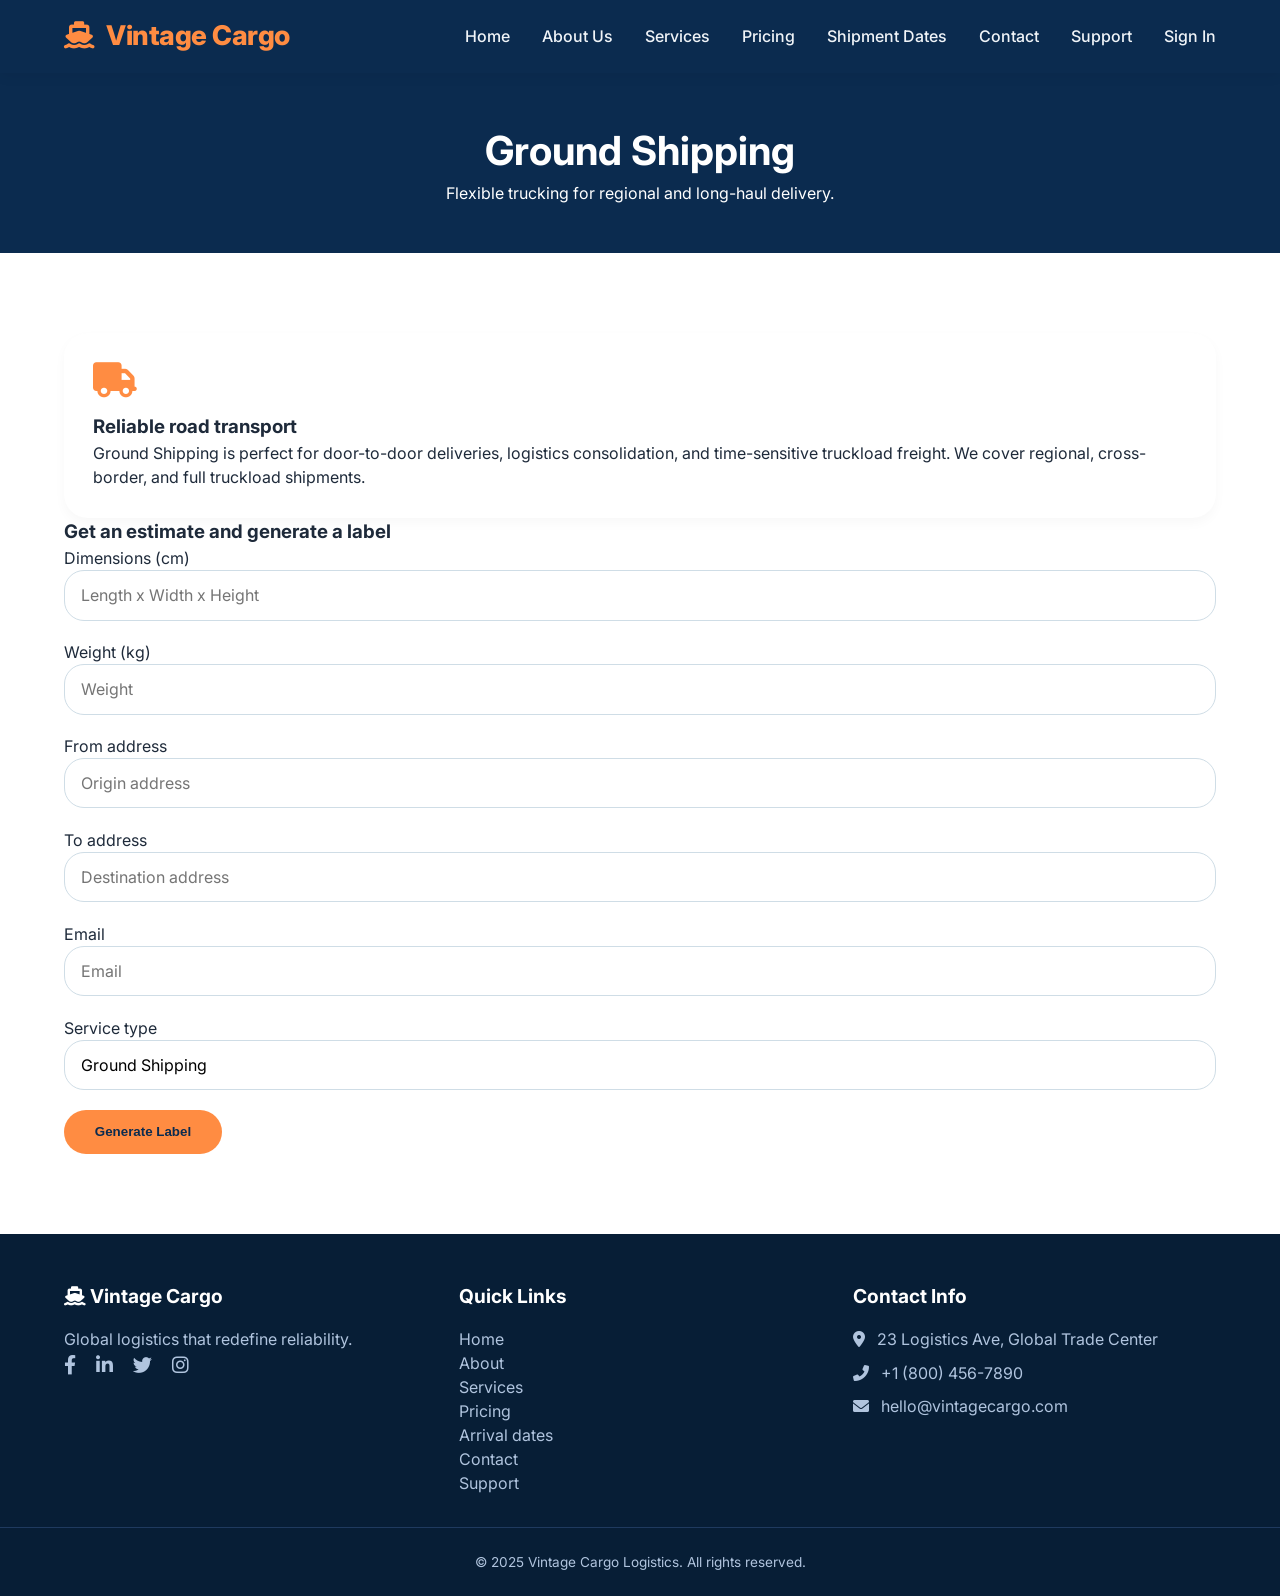
<file: ground-shipping.html>
<!DOCTYPE html>
<html lang="en">
<head>
  <meta charset="UTF-8">
  <meta name="viewport" content="width=device-width, initial-scale=1.0">
  <title>Ground Shipping | Vintage Cargo</title>
  <link href="https://fonts.googleapis.com/css2?family=Inter:opsz,wght@300;400;600;700;800&display=swap" rel="stylesheet">
  <link rel="stylesheet" href="https://cdnjs.cloudflare.com/ajax/libs/font-awesome/6.0.0-beta3/css/all.min.css">
  <link rel="stylesheet" href="css/style.css">
</head>
<body>
  <header class="site-header">
    <div class="container nav-container">
      <div class="logo"><a href="index.html"><i class="fas fa-ship"></i> Vintage Cargo</a></div>
      <button class="mobile-toggle" id="mobileToggle"><i class="fas fa-bars"></i></button>
      <nav class="navbar" id="navbar">
        <ul class="nav-menu">
          <li><a href="index.html">Home</a></li>
          <li><a href="about.html">About Us</a></li>
          <li><a href="services.html">Services</a></li>
          <li><a href="pricing.html">Pricing</a></li>
          <li><a href="shipment.html">Shipment Dates</a></li>
          <li><a href="contact.html">Contact</a></li>
          <li><a href="support.html">Support</a></li>
          <li id="authNavLink"><a href="login.html">Sign In</a></li>
        </ul>
      </nav>
    </div>
  </header>

  <main>
    <section class="page-header">
      <div class="container">
        <h1>Ground Shipping</h1>
        <p>Flexible trucking for regional and long-haul delivery.</p>
      </div>
    </section>

    <section class="section">
      <div class="container">
        <div class="service-detailed">
          <i class="fas fa-truck"></i>
          <h3>Reliable road transport</h3>
          <p>Ground Shipping is perfect for door-to-door deliveries, logistics consolidation, and time-sensitive truckload freight. We cover regional, cross-border, and full truckload shipments.</p>
        </div>

        <div class="label-form-container">
          <h3>Get an estimate and generate a label</h3>
          <form id="labelForm">
            <div class="form-row">
              <div class="form-group">
                <label>Dimensions (cm)</label>
                <input type="text" id="dimensions" placeholder="Length x Width x Height" required>
              </div>
              <div class="form-group">
                <label>Weight (kg)</label>
                <input type="number" id="weight" step="0.1" placeholder="Weight" required>
              </div>
            </div>
            <div class="form-row">
              <div class="form-group">
                <label>From address</label>
                <input type="text" id="originAddress" placeholder="Origin address" required>
              </div>
              <div class="form-group">
                <label>To address</label>
                <input type="text" id="destinationAddress" placeholder="Destination address" required>
              </div>
            </div>
            <div class="form-row">
              <div class="form-group">
                <label>Email</label>
                <input type="email" id="email" placeholder="Email" required>
              </div>
              <div class="form-group">
                <label>Service type</label>
                <input type="text" id="serviceType" value="Ground Shipping" readonly>
              </div>
            </div>
            <button type="submit" class="btn btn-primary">Generate Label</button>
          </form>

          <div id="labelPreview" class="label-preview" style="display:none;">
            <h3>Shipping label preview</h3>
            <div class="label-card">
              <p><strong>Tracking #:</strong> <span id="trackingNumber"></span></p>
              <p><strong>Service:</strong> <span id="previewService"></span></p>
              <p><strong>From:</strong> <span id="previewOrigin"></span></p>
              <p><strong>To:</strong> <span id="previewDestination"></span></p>
              <p><strong>Dimensions:</strong> <span id="previewDimensions"></span></p>
              <p><strong>Weight:</strong> <span id="previewWeight"></span> kg</p>
              <p><strong>Email:</strong> <span id="previewEmail"></span></p>
              <p><strong>Estimated price:</strong> $<span id="priceEstimate"></span></p>
              <p><i class="fas fa-calendar-check"></i> Estimated delivery: <span id="estDelivery"></span></p>
              <button id="downloadLabelBtn" class="btn btn-secondary">Download Label (Demo)</button>
            </div>
          </div>
        </div>
      </div>
    </section>
  </main>

  <footer class="site-footer">
    <div class="container footer-grid">
      <div class="footer-col">
        <h4><i class="fas fa-ship"></i> Vintage Cargo</h4>
        <p>Global logistics that redefine reliability.</p>
        <div class="social-icons">
          <a href="#"><i class="fab fa-facebook-f"></i></a>
          <a href="#"><i class="fab fa-linkedin-in"></i></a>
          <a href="#"><i class="fab fa-twitter"></i></a>
          <a href="#"><i class="fab fa-instagram"></i></a>
        </div>
      </div>
      <div class="footer-col">
        <h4>Quick Links</h4>
        <ul>
          <li><a href="index.html">Home</a></li>
          <li><a href="about.html">About</a></li>
          <li><a href="services.html">Services</a></li>
          <li><a href="pricing.html">Pricing</a></li>
          <li><a href="shipment.html">Arrival dates</a></li>
          <li><a href="contact.html">Contact</a></li>
          <li><a href="support.html">Support</a></li>
        </ul>
      </div>
      <div class="footer-col">
        <h4>Contact Info</h4>
        <ul class="contact-info">
          <li><i class="fas fa-map-marker-alt"></i> 23 Logistics Ave, Global Trade Center</li>
          <li><i class="fas fa-phone-alt"></i> +1 (800) 456-7890</li>
          <li><i class="fas fa-envelope"></i> hello@vintagecargo.com</li>
        </ul>
      </div>
    </div>
    <div class="footer-bottom">
      <p>&copy; 2025 Vintage Cargo Logistics. All rights reserved.</p>
    </div>
  </footer>

  <script src="JavaScript/script.js"></script>
</body>
</html>
</file>
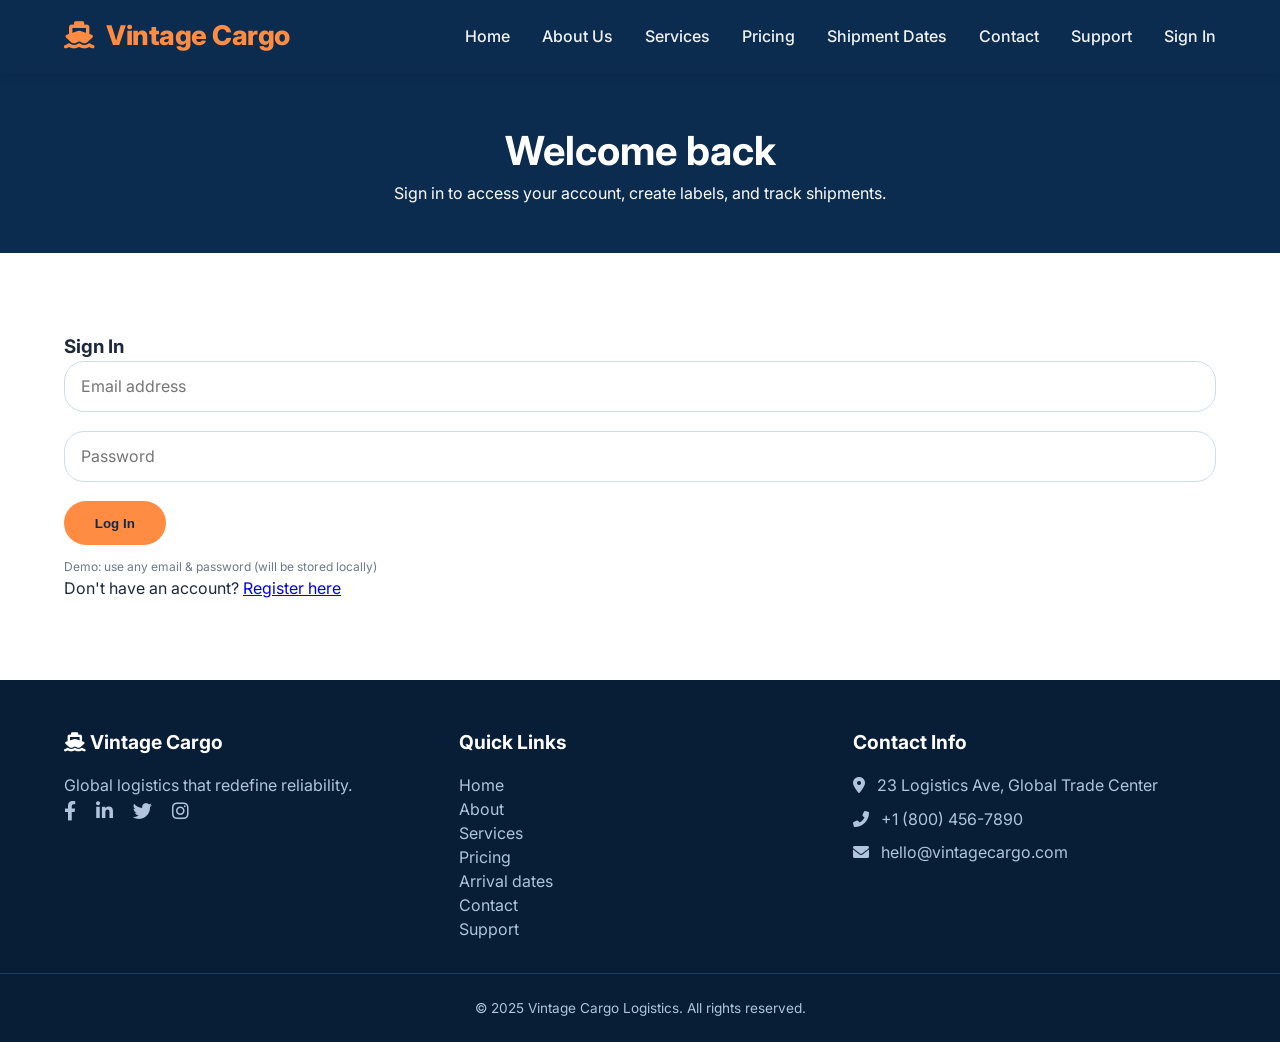
<file: login.html>
<!-- login.html (Sign In) -->
<!-- <!DOCTYPE html>
<html lang="en">
<head><meta charset="UTF-8"><meta name="viewport" content="width=device-width, initial-scale=1.0"><title>Sign In | Vintage Cargo</title><link href="https://fonts.googleapis.com/css2?family=Inter:opsz,wght@300;400;600;700;800&display=swap" rel="stylesheet"><link rel="stylesheet" href="https://cdnjs.cloudflare.com/ajax/libs/font-awesome/6.0.0-beta3/css/all.min.css"><link rel="stylesheet" href="css/style.css"></head>
<body>
  <header class="site-header"><div class="container nav-container"><div class="logo"><a href="index.html"><i class="fas fa-ship"></i> Vintage Cargo</a></div><button class="mobile-toggle" id="mobileToggle"><i class="fas fa-bars"></i></button><nav class="navbar" id="navbar"><ul class="nav-menu"><li><a href="index.html">Home</a></li><li><a href="about.html">About Us</a></li><li><a href="services.html">Services</a></li><li><a href="pricing.html">Pricing</a></li><li><a href="shipment.html">Shipment Dates</a></li><li><a href="contact.html">Contact</a></li><li><a href="support.html">Support</a></li><li id="authNavLink"><a href="login.html" class="active">Sign In</a></li></ul></nav></div></header>
  <main><section class="page-header"><div class="container"><h1>Welcome back</h1><p>Sign in to access your account, create labels, and track shipments.</p></div></section>
  <section class="section"><div class="container"><div class="auth-container"><div class="auth-card"><h3>Sign In</h3><form id="loginForm"><div class="form-group"><input type="email" id="loginEmail" placeholder="Email address" required></div><div class="form-group"><input type="password" id="loginPassword" placeholder="Password" required></div><button type="submit" class="btn btn-primary">Log In</button><p class="form-note">Demo: use any email & password (will be stored locally)</p><p>Don't have an account? <a href="register.html" class="accent-link">Register here</a></p></form></div></div></div></section></main>
  <footer class="site-footer"><div class="container footer-grid"><div class="footer-col"><h4><i class="fas fa-ship"></i> Vintage Cargo</h4><p>Global logistics that redefine reliability.</p><div class="social-icons"><a href="#"><i class="fab fa-facebook-f"></i></a><a href="#"><i class="fab fa-linkedin-in"></i></a><a href="#"><i class="fab fa-twitter"></i></a><a href="#"><i class="fab fa-instagram"></i></a></div></div><div class="footer-col"><h4>Quick Links</h4><ul><li><a href="index.html">Home</a></li><li><a href="about.html">About</a></li><li><a href="services.html">Services</a></li><li><a href="pricing.html">Pricing</a></li><li><a href="shipment.html">Arrival dates</a></li><li><a href="contact.html">Contact</a></li><li><a href="support.html">Support</a></li></ul></div><div class="footer-col"><h4>Contact Info</h4><ul class="contact-info"><li><i class="fas fa-map-marker-alt"></i> 23 Logistics Ave, Global Trade Center</li><li><i class="fas fa-phone-alt"></i> +1 (800) 456-7890</li><li><i class="fas fa-envelope"></i> hello@vintagecargo.com</li></ul></div></div><div class="footer-bottom"><p>&copy; 2025 Vintage Cargo Logistics. All rights reserved.</p></div></footer>
  <script src="JavaScript/script.js"></script>
</body>
</html> -->

<!DOCTYPE html>
<html lang="en">
<head>
  <meta charset="UTF-8">
  <meta name="viewport" content="width=device-width, initial-scale=1.0">
  <title>Sign In | Vintage Cargo</title>
  <link href="https://fonts.googleapis.com/css2?family=Inter:opsz,wght@300;400;600;700;800&display=swap" rel="stylesheet">
  <link rel="stylesheet" href="https://cdnjs.cloudflare.com/ajax/libs/font-awesome/6.0.0-beta3/css/all.min.css">
  <link rel="stylesheet" href="css/style.css">
</head>
<body>
  <header class="site-header">
    <div class="container nav-container">
      <div class="logo"><a href="index.html"><i class="fas fa-ship"></i> Vintage Cargo</a></div>
      <button class="mobile-toggle" id="mobileToggle"><i class="fas fa-bars"></i></button>
      <nav class="navbar" id="navbar">
        <ul class="nav-menu">
          <li><a href="index.html">Home</a></li>
          <li><a href="about.html">About Us</a></li>
          <li><a href="services.html">Services</a></li>
          <li><a href="pricing.html">Pricing</a></li>
          <li><a href="shipment.html">Shipment Dates</a></li>
          <li><a href="contact.html">Contact</a></li>
          <li><a href="support.html">Support</a></li>
          <li id="authNavLink"><a href="login.html" class="active">Sign In</a></li>
        </ul>
      </nav>
    </div>
  </header>

  <main>
    <section class="page-header">
      <div class="container">
        <h1>Welcome back</h1>
        <p>Sign in to access your account, create labels, and track shipments.</p>
      </div>
    </section>

    <section class="section">
      <div class="container">
        <div class="auth-container">
          <div class="auth-card">
            <h3>Sign In</h3>
            <form id="loginForm">
              <div class="form-group">
                <input type="email" id="loginEmail" placeholder="Email address" required>
              </div>
              <div class="form-group">
                <input type="password" id="loginPassword" placeholder="Password" required>
              </div>
              <button type="submit" class="btn btn-primary">Log In</button>
              <p class="form-note">Demo: use any email & password (will be stored locally)</p>
              <p>Don't have an account? <a href="register.html" class="accent-link">Register here</a></p>
            </form>
          </div>
        </div>
      </div>
    </section>
  </main>

  <footer class="site-footer">
    <div class="container footer-grid">
      <div class="footer-col">
        <h4><i class="fas fa-ship"></i> Vintage Cargo</h4>
        <p>Global logistics that redefine reliability.</p>
        <div class="social-icons">
          <a href="#"><i class="fab fa-facebook-f"></i></a>
          <a href="#"><i class="fab fa-linkedin-in"></i></a>
          <a href="#"><i class="fab fa-twitter"></i></a>
          <a href="#"><i class="fab fa-instagram"></i></a>
        </div>
      </div>
      <div class="footer-col">
        <h4>Quick Links</h4>
        <ul>
          <li><a href="index.html">Home</a></li>
          <li><a href="about.html">About</a></li>
          <li><a href="services.html">Services</a></li>
          <li><a href="pricing.html">Pricing</a></li>
          <li><a href="shipment.html">Arrival dates</a></li>
          <li><a href="contact.html">Contact</a></li>
          <li><a href="support.html">Support</a></li>
        </ul>
      </div>
      <div class="footer-col">
        <h4>Contact Info</h4>
        <ul class="contact-info">
          <li><i class="fas fa-map-marker-alt"></i> 23 Logistics Ave, Global Trade Center</li>
          <li><i class="fas fa-phone-alt"></i> +1 (800) 456-7890</li>
          <li><i class="fas fa-envelope"></i> hello@vintagecargo.com</li>
        </ul>
      </div>
    </div>
    <div class="footer-bottom">
      <p>&copy; 2025 Vintage Cargo Logistics. All rights reserved.</p>
    </div>
  </footer>

  <script src="JavaScript/script.js"></script>
</body>
</html>
</file>
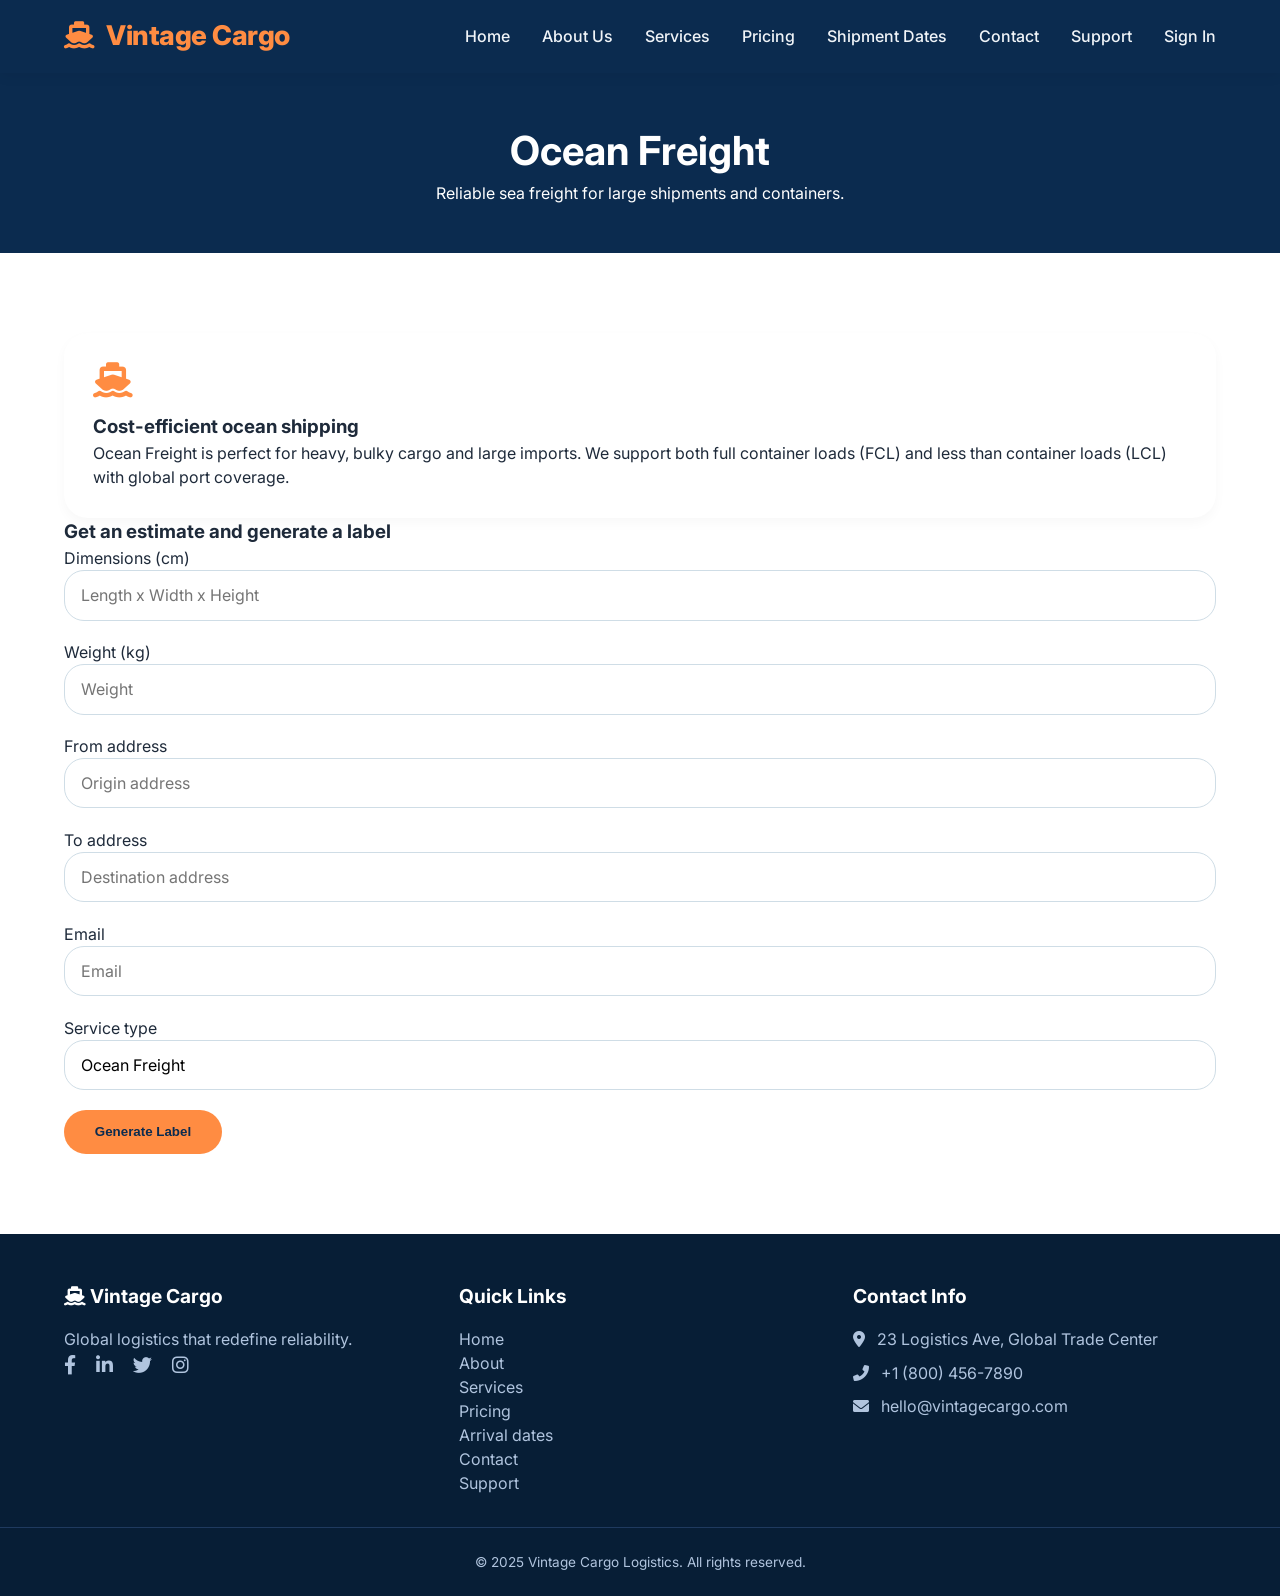
<file: ocean-freight.html>
<!DOCTYPE html>
<html lang="en">
<head>
  <meta charset="UTF-8">
  <meta name="viewport" content="width=device-width, initial-scale=1.0">
  <title>Ocean Freight | Vintage Cargo</title>
  <link href="https://fonts.googleapis.com/css2?family=Inter:opsz,wght@300;400;600;700;800&display=swap" rel="stylesheet">
  <link rel="stylesheet" href="https://cdnjs.cloudflare.com/ajax/libs/font-awesome/6.0.0-beta3/css/all.min.css">
  <link rel="stylesheet" href="css/style.css">
</head>
<body>
  <header class="site-header">
    <div class="container nav-container">
      <div class="logo"><a href="index.html"><i class="fas fa-ship"></i> Vintage Cargo</a></div>
      <button class="mobile-toggle" id="mobileToggle"><i class="fas fa-bars"></i></button>
      <nav class="navbar" id="navbar">
        <ul class="nav-menu">
          <li><a href="index.html">Home</a></li>
          <li><a href="about.html">About Us</a></li>
          <li><a href="services.html">Services</a></li>
          <li><a href="pricing.html">Pricing</a></li>
          <li><a href="shipment.html">Shipment Dates</a></li>
          <li><a href="contact.html">Contact</a></li>
          <li><a href="support.html">Support</a></li>
          <li id="authNavLink"><a href="login.html">Sign In</a></li>
        </ul>
      </nav>
    </div>
  </header>

  <main>
    <section class="page-header">
      <div class="container">
        <h1>Ocean Freight</h1>
        <p>Reliable sea freight for large shipments and containers.</p>
      </div>
    </section>

    <section class="section">
      <div class="container">
        <div class="service-detailed">
          <i class="fas fa-ship"></i>
          <h3>Cost-efficient ocean shipping</h3>
          <p>Ocean Freight is perfect for heavy, bulky cargo and large imports. We support both full container loads (FCL) and less than container loads (LCL) with global port coverage.</p>
        </div>

        <div class="label-form-container">
          <h3>Get an estimate and generate a label</h3>
          <form id="labelForm">
            <div class="form-row">
              <div class="form-group">
                <label>Dimensions (cm)</label>
                <input type="text" id="dimensions" placeholder="Length x Width x Height" required>
              </div>
              <div class="form-group">
                <label>Weight (kg)</label>
                <input type="number" id="weight" step="0.1" placeholder="Weight" required>
              </div>
            </div>
            <div class="form-row">
              <div class="form-group">
                <label>From address</label>
                <input type="text" id="originAddress" placeholder="Origin address" required>
              </div>
              <div class="form-group">
                <label>To address</label>
                <input type="text" id="destinationAddress" placeholder="Destination address" required>
              </div>
            </div>
            <div class="form-row">
              <div class="form-group">
                <label>Email</label>
                <input type="email" id="email" placeholder="Email" required>
              </div>
              <div class="form-group">
                <label>Service type</label>
                <input type="text" id="serviceType" value="Ocean Freight" readonly>
              </div>
            </div>
            <button type="submit" class="btn btn-primary">Generate Label</button>
          </form>

          <div id="labelPreview" class="label-preview" style="display:none;">
            <h3>Shipping label preview</h3>
            <div class="label-card">
              <p><strong>Tracking #:</strong> <span id="trackingNumber"></span></p>
              <p><strong>Service:</strong> <span id="previewService"></span></p>
              <p><strong>From:</strong> <span id="previewOrigin"></span></p>
              <p><strong>To:</strong> <span id="previewDestination"></span></p>
              <p><strong>Dimensions:</strong> <span id="previewDimensions"></span></p>
              <p><strong>Weight:</strong> <span id="previewWeight"></span> kg</p>
              <p><strong>Email:</strong> <span id="previewEmail"></span></p>
              <p><strong>Estimated price:</strong> $<span id="priceEstimate"></span></p>
              <p><i class="fas fa-calendar-check"></i> Estimated delivery: <span id="estDelivery"></span></p>
              <button id="downloadLabelBtn" class="btn btn-secondary">Download Label (Demo)</button>
            </div>
          </div>
        </div>
      </div>
    </section>
  </main>

  <footer class="site-footer">
    <div class="container footer-grid">
      <div class="footer-col">
        <h4><i class="fas fa-ship"></i> Vintage Cargo</h4>
        <p>Global logistics that redefine reliability.</p>
        <div class="social-icons">
          <a href="#"><i class="fab fa-facebook-f"></i></a>
          <a href="#"><i class="fab fa-linkedin-in"></i></a>
          <a href="#"><i class="fab fa-twitter"></i></a>
          <a href="#"><i class="fab fa-instagram"></i></a>
        </div>
      </div>
      <div class="footer-col">
        <h4>Quick Links</h4>
        <ul>
          <li><a href="index.html">Home</a></li>
          <li><a href="about.html">About</a></li>
          <li><a href="services.html">Services</a></li>
          <li><a href="pricing.html">Pricing</a></li>
          <li><a href="shipment.html">Arrival dates</a></li>
          <li><a href="contact.html">Contact</a></li>
          <li><a href="support.html">Support</a></li>
        </ul>
      </div>
      <div class="footer-col">
        <h4>Contact Info</h4>
        <ul class="contact-info">
          <li><i class="fas fa-map-marker-alt"></i> 23 Logistics Ave, Global Trade Center</li>
          <li><i class="fas fa-phone-alt"></i> +1 (800) 456-7890</li>
          <li><i class="fas fa-envelope"></i> hello@vintagecargo.com</li>
        </ul>
      </div>
    </div>
    <div class="footer-bottom">
      <p>&copy; 2025 Vintage Cargo Logistics. All rights reserved.</p>
    </div>
  </footer>

  <script src="JavaScript/script.js"></script>
</body>
</html>
</file>
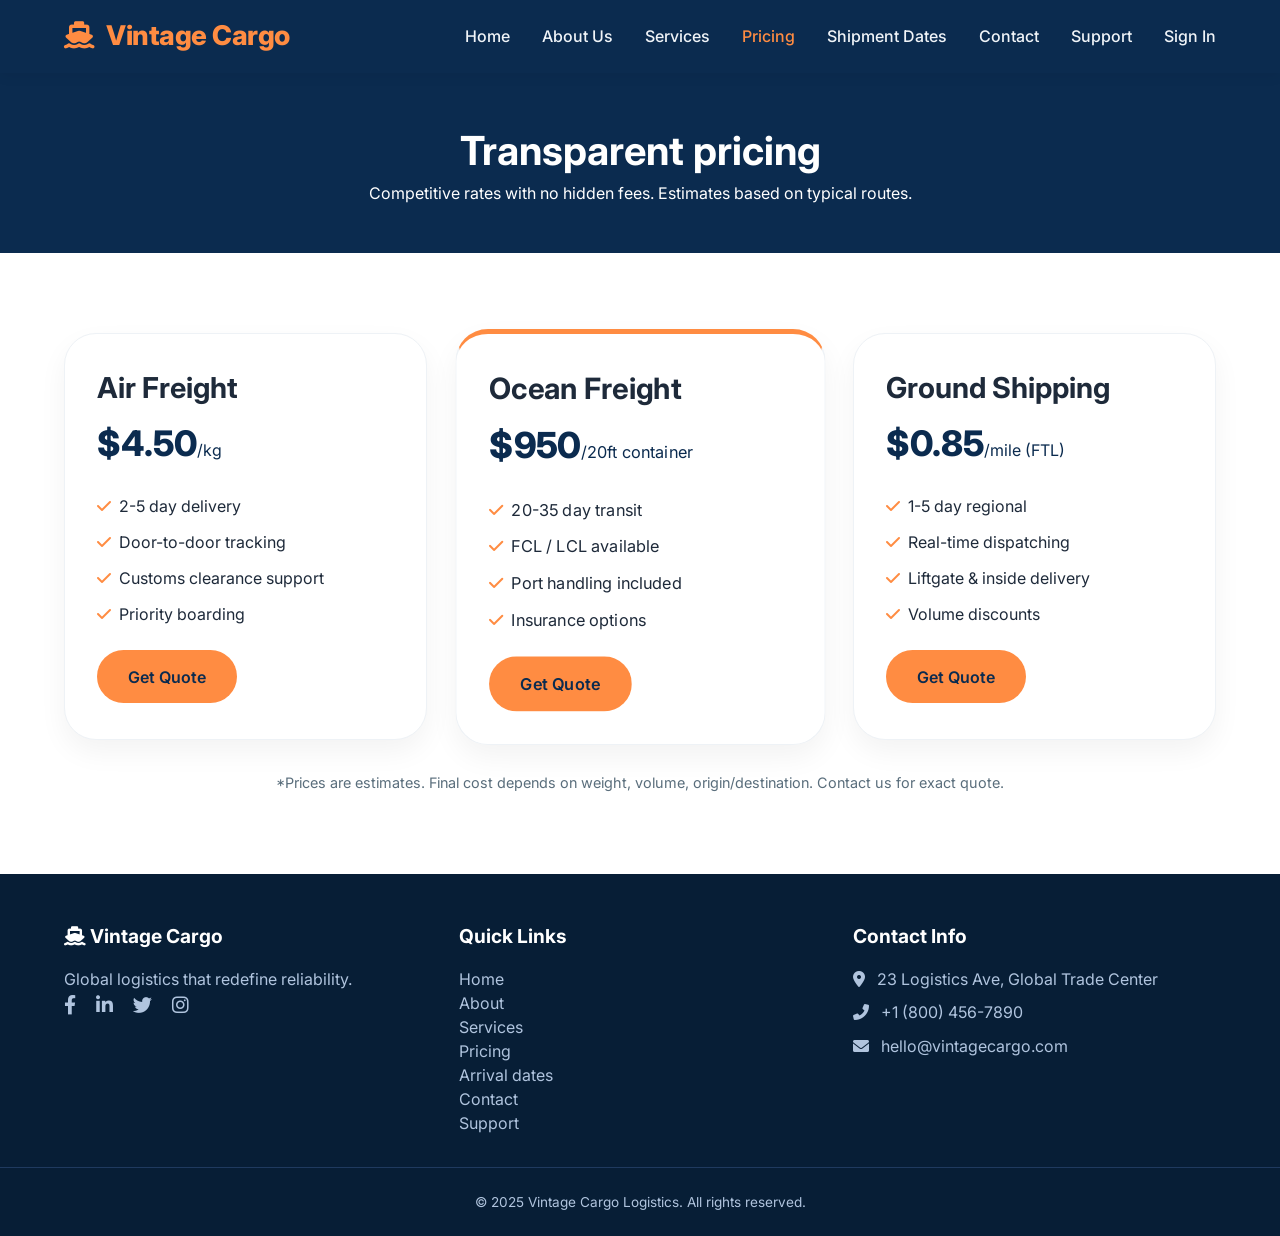
<file: pricing.html>
<!DOCTYPE html>
<html lang="en">
<head>
  <meta charset="UTF-8">
  <meta name="viewport" content="width=device-width, initial-scale=1.0">
  <title>Pricing | Vintage Cargo</title>
  <link href="https://fonts.googleapis.com/css2?family=Inter:opsz,wght@300;400;600;700;800&display=swap" rel="stylesheet">
  <link rel="stylesheet" href="https://cdnjs.cloudflare.com/ajax/libs/font-awesome/6.0.0-beta3/css/all.min.css">
  <link rel="stylesheet" href="css/style.css">
</head>
<body>
  <header class="site-header">
    <div class="container nav-container">
      <div class="logo"><a href="index.html"><i class="fas fa-ship"></i> Vintage Cargo</a></div>
      <button class="mobile-toggle" id="mobileToggle"><i class="fas fa-bars"></i></button>
      <nav class="navbar" id="navbar">
        <ul class="nav-menu">
          <li><a href="index.html">Home</a></li>
          <li><a href="about.html">About Us</a></li>
          <li><a href="services.html">Services</a></li>
          <li><a href="pricing.html" class="active">Pricing</a></li>
          <li><a href="shipment.html">Shipment Dates</a></li>
          <li><a href="contact.html">Contact</a></li>
          <li><a href="support.html">Support</a></li>
          <li id="authNavLink"><a href="login.html">Sign In</a></li>
        </ul>
      </nav>
    </div>
  </header>

  <main>
    <section class="page-header">
      <div class="container">
        <h1>Transparent pricing</h1>
        <p>Competitive rates with no hidden fees. Estimates based on typical routes.</p>
      </div>
    </section>

    <section class="section">
      <div class="container">
        <div class="pricing-grid">
          <!-- Air Freight -->
          <div class="pricing-card">
            <div class="pricing-header">
              <h3>Air Freight</h3>
              <div class="price">$4.50<span>/kg</span></div>
            </div>
            <ul>
              <li><i class="fas fa-check"></i> 2-5 day delivery</li>
              <li><i class="fas fa-check"></i> Door-to-door tracking</li>
              <li><i class="fas fa-check"></i> Customs clearance support</li>
              <li><i class="fas fa-check"></i> Priority boarding</li>
            </ul>
            <a href="contact.html" class="btn btn-primary">Get Quote</a>
          </div>

          <!-- Ocean Freight (featured) -->
          <div class="pricing-card featured">
            <div class="pricing-header">
              <h3>Ocean Freight</h3>
              <div class="price">$950<span>/20ft container</span></div>
            </div>
            <ul>
              <li><i class="fas fa-check"></i> 20-35 day transit</li>
              <li><i class="fas fa-check"></i> FCL / LCL available</li>
              <li><i class="fas fa-check"></i> Port handling included</li>
              <li><i class="fas fa-check"></i> Insurance options</li>
            </ul>
            <a href="contact.html" class="btn btn-primary">Get Quote</a>
          </div>

          <!-- Ground Shipping -->
          <div class="pricing-card">
            <div class="pricing-header">
              <h3>Ground Shipping</h3>
              <div class="price">$0.85<span>/mile (FTL)</span></div>
            </div>
            <ul>
              <li><i class="fas fa-check"></i> 1-5 day regional</li>
              <li><i class="fas fa-check"></i> Real-time dispatching</li>
              <li><i class="fas fa-check"></i> Liftgate & inside delivery</li>
              <li><i class="fas fa-check"></i> Volume discounts</li>
            </ul>
            <a href="contact.html" class="btn btn-primary">Get Quote</a>
          </div>
        </div>
        <p class="price-note">*Prices are estimates. Final cost depends on weight, volume, origin/destination. Contact us for exact quote.</p>
      </div>
    </section>
  </main>

  <footer class="site-footer">
    <div class="container footer-grid">
      <div class="footer-col">
        <h4><i class="fas fa-ship"></i> Vintage Cargo</h4>
        <p>Global logistics that redefine reliability.</p>
        <div class="social-icons">
          <a href="#"><i class="fab fa-facebook-f"></i></a>
          <a href="#"><i class="fab fa-linkedin-in"></i></a>
          <a href="#"><i class="fab fa-twitter"></i></a>
          <a href="#"><i class="fab fa-instagram"></i></a>
        </div>
      </div>
      <div class="footer-col">
        <h4>Quick Links</h4>
        <ul>
          <li><a href="index.html">Home</a></li>
          <li><a href="about.html">About</a></li>
          <li><a href="services.html">Services</a></li>
          <li><a href="pricing.html">Pricing</a></li>
          <li><a href="shipment.html">Arrival dates</a></li>
          <li><a href="contact.html">Contact</a></li>
          <li><a href="support.html">Support</a></li>
        </ul>
      </div>
      <div class="footer-col">
        <h4>Contact Info</h4>
        <ul class="contact-info">
          <li><i class="fas fa-map-marker-alt"></i> 23 Logistics Ave, Global Trade Center</li>
          <li><i class="fas fa-phone-alt"></i> +1 (800) 456-7890</li>
          <li><i class="fas fa-envelope"></i> hello@vintagecargo.com</li>
        </ul>
      </div>
    </div>
    <div class="footer-bottom">
      <p>&copy; 2025 Vintage Cargo Logistics. All rights reserved.</p>
    </div>
  </footer>

  <script src="JavaScript/script.js"></script>
</body>
</html>
</file>
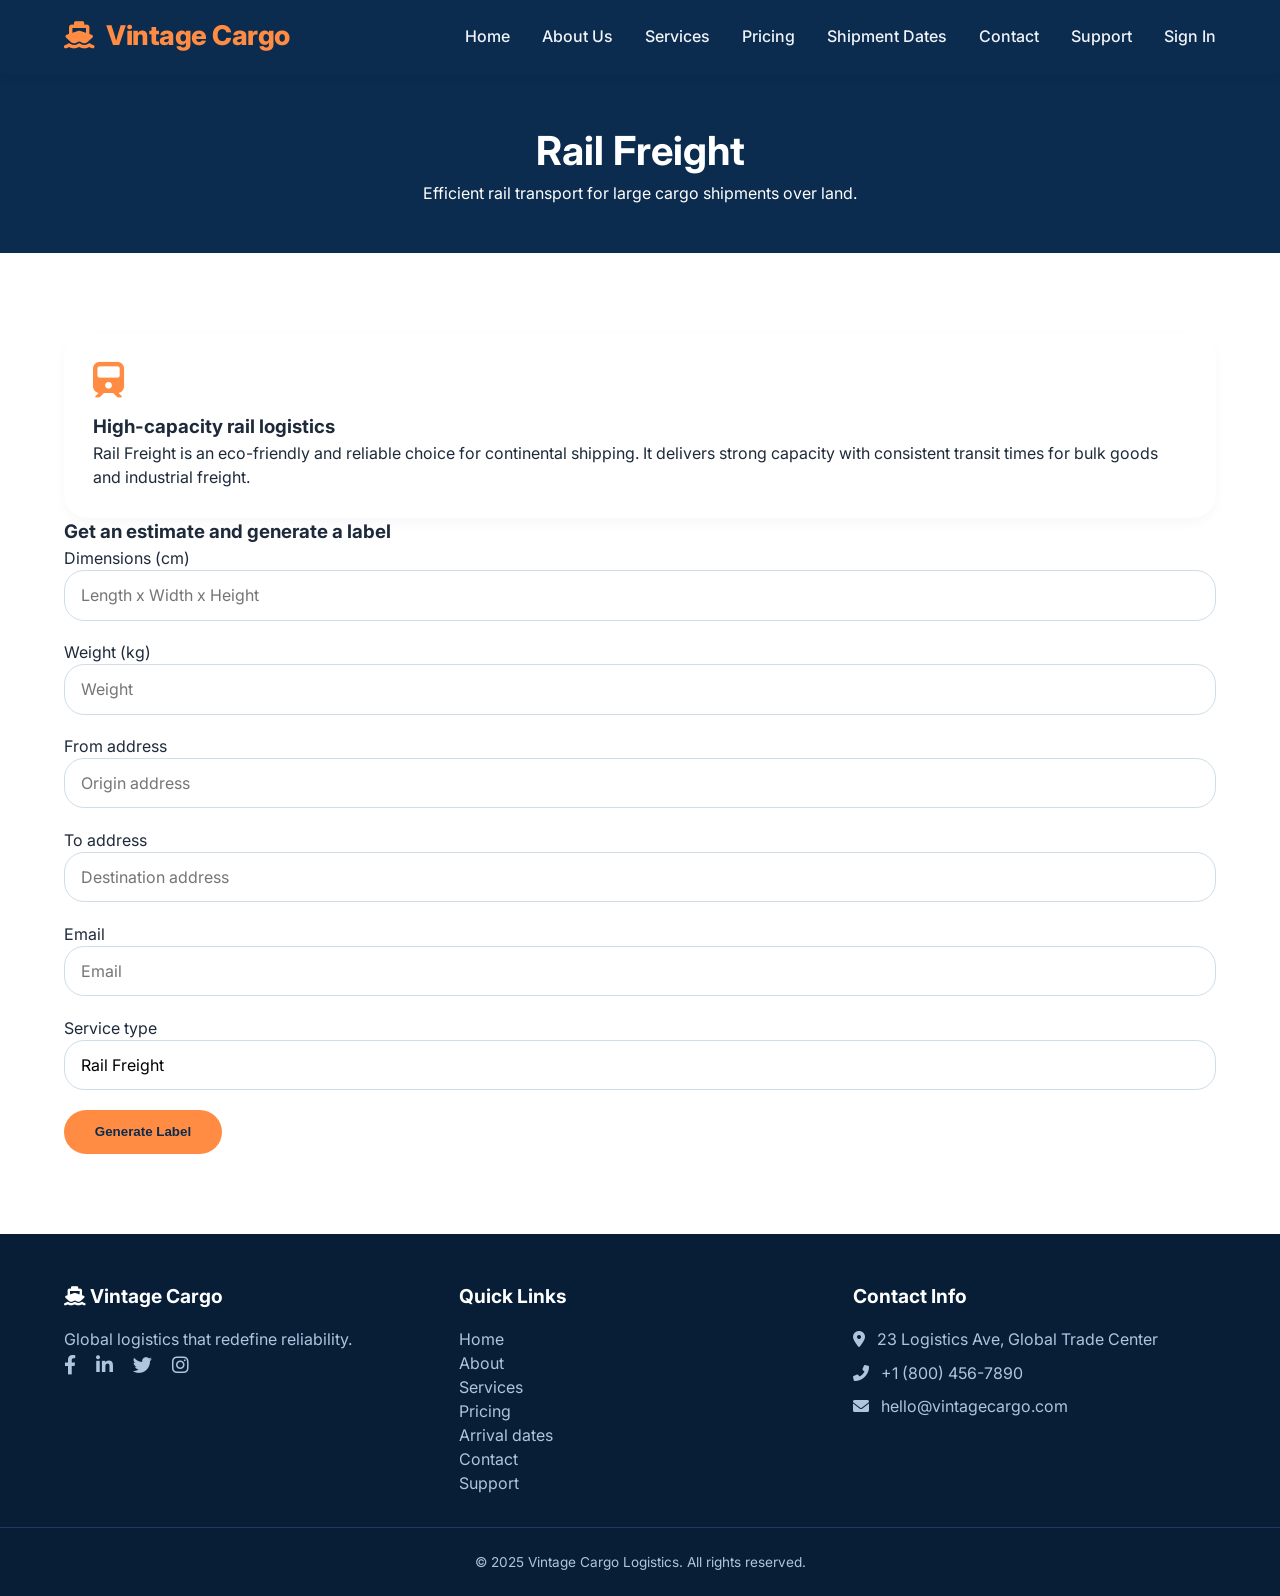
<file: rail-freight.html>
<!DOCTYPE html>
<html lang="en">
<head>
  <meta charset="UTF-8">
  <meta name="viewport" content="width=device-width, initial-scale=1.0">
  <title>Rail Freight | Vintage Cargo</title>
  <link href="https://fonts.googleapis.com/css2?family=Inter:opsz,wght@300;400;600;700;800&display=swap" rel="stylesheet">
  <link rel="stylesheet" href="https://cdnjs.cloudflare.com/ajax/libs/font-awesome/6.0.0-beta3/css/all.min.css">
  <link rel="stylesheet" href="css/style.css">
</head>
<body>
  <header class="site-header">
    <div class="container nav-container">
      <div class="logo"><a href="index.html"><i class="fas fa-ship"></i> Vintage Cargo</a></div>
      <button class="mobile-toggle" id="mobileToggle"><i class="fas fa-bars"></i></button>
      <nav class="navbar" id="navbar">
        <ul class="nav-menu">
          <li><a href="index.html">Home</a></li>
          <li><a href="about.html">About Us</a></li>
          <li><a href="services.html">Services</a></li>
          <li><a href="pricing.html">Pricing</a></li>
          <li><a href="shipment.html">Shipment Dates</a></li>
          <li><a href="contact.html">Contact</a></li>
          <li><a href="support.html">Support</a></li>
          <li id="authNavLink"><a href="login.html">Sign In</a></li>
        </ul>
      </nav>
    </div>
  </header>

  <main>
    <section class="page-header">
      <div class="container">
        <h1>Rail Freight</h1>
        <p>Efficient rail transport for large cargo shipments over land.</p>
      </div>
    </section>

    <section class="section">
      <div class="container">
        <div class="service-detailed">
          <i class="fas fa-train"></i>
          <h3>High-capacity rail logistics</h3>
          <p>Rail Freight is an eco-friendly and reliable choice for continental shipping. It delivers strong capacity with consistent transit times for bulk goods and industrial freight.</p>
        </div>

        <div class="label-form-container">
          <h3>Get an estimate and generate a label</h3>
          <form id="labelForm">
            <div class="form-row">
              <div class="form-group">
                <label>Dimensions (cm)</label>
                <input type="text" id="dimensions" placeholder="Length x Width x Height" required>
              </div>
              <div class="form-group">
                <label>Weight (kg)</label>
                <input type="number" id="weight" step="0.1" placeholder="Weight" required>
              </div>
            </div>
            <div class="form-row">
              <div class="form-group">
                <label>From address</label>
                <input type="text" id="originAddress" placeholder="Origin address" required>
              </div>
              <div class="form-group">
                <label>To address</label>
                <input type="text" id="destinationAddress" placeholder="Destination address" required>
              </div>
            </div>
            <div class="form-row">
              <div class="form-group">
                <label>Email</label>
                <input type="email" id="email" placeholder="Email" required>
              </div>
              <div class="form-group">
                <label>Service type</label>
                <input type="text" id="serviceType" value="Rail Freight" readonly>
              </div>
            </div>
            <button type="submit" class="btn btn-primary">Generate Label</button>
          </form>

          <div id="labelPreview" class="label-preview" style="display:none;">
            <h3>Shipping label preview</h3>
            <div class="label-card">
              <p><strong>Tracking #:</strong> <span id="trackingNumber"></span></p>
              <p><strong>Service:</strong> <span id="previewService"></span></p>
              <p><strong>From:</strong> <span id="previewOrigin"></span></p>
              <p><strong>To:</strong> <span id="previewDestination"></span></p>
              <p><strong>Dimensions:</strong> <span id="previewDimensions"></span></p>
              <p><strong>Weight:</strong> <span id="previewWeight"></span> kg</p>
              <p><strong>Email:</strong> <span id="previewEmail"></span></p>
              <p><strong>Estimated price:</strong> $<span id="priceEstimate"></span></p>
              <p><i class="fas fa-calendar-check"></i> Estimated delivery: <span id="estDelivery"></span></p>
              <button id="downloadLabelBtn" class="btn btn-secondary">Download Label (Demo)</button>
            </div>
          </div>
        </div>
      </div>
    </section>
  </main>

  <footer class="site-footer">
    <div class="container footer-grid">
      <div class="footer-col">
        <h4><i class="fas fa-ship"></i> Vintage Cargo</h4>
        <p>Global logistics that redefine reliability.</p>
        <div class="social-icons">
          <a href="#"><i class="fab fa-facebook-f"></i></a>
          <a href="#"><i class="fab fa-linkedin-in"></i></a>
          <a href="#"><i class="fab fa-twitter"></i></a>
          <a href="#"><i class="fab fa-instagram"></i></a>
        </div>
      </div>
      <div class="footer-col">
        <h4>Quick Links</h4>
        <ul>
          <li><a href="index.html">Home</a></li>
          <li><a href="about.html">About</a></li>
          <li><a href="services.html">Services</a></li>
          <li><a href="pricing.html">Pricing</a></li>
          <li><a href="shipment.html">Arrival dates</a></li>
          <li><a href="contact.html">Contact</a></li>
          <li><a href="support.html">Support</a></li>
        </ul>
      </div>
      <div class="footer-col">
        <h4>Contact Info</h4>
        <ul class="contact-info">
          <li><i class="fas fa-map-marker-alt"></i> 23 Logistics Ave, Global Trade Center</li>
          <li><i class="fas fa-phone-alt"></i> +1 (800) 456-7890</li>
          <li><i class="fas fa-envelope"></i> hello@vintagecargo.com</li>
        </ul>
      </div>
    </div>
    <div class="footer-bottom">
      <p>&copy; 2025 Vintage Cargo Logistics. All rights reserved.</p>
    </div>
  </footer>

  <script src="JavaScript/script.js"></script>
</body>
</html>
</file>
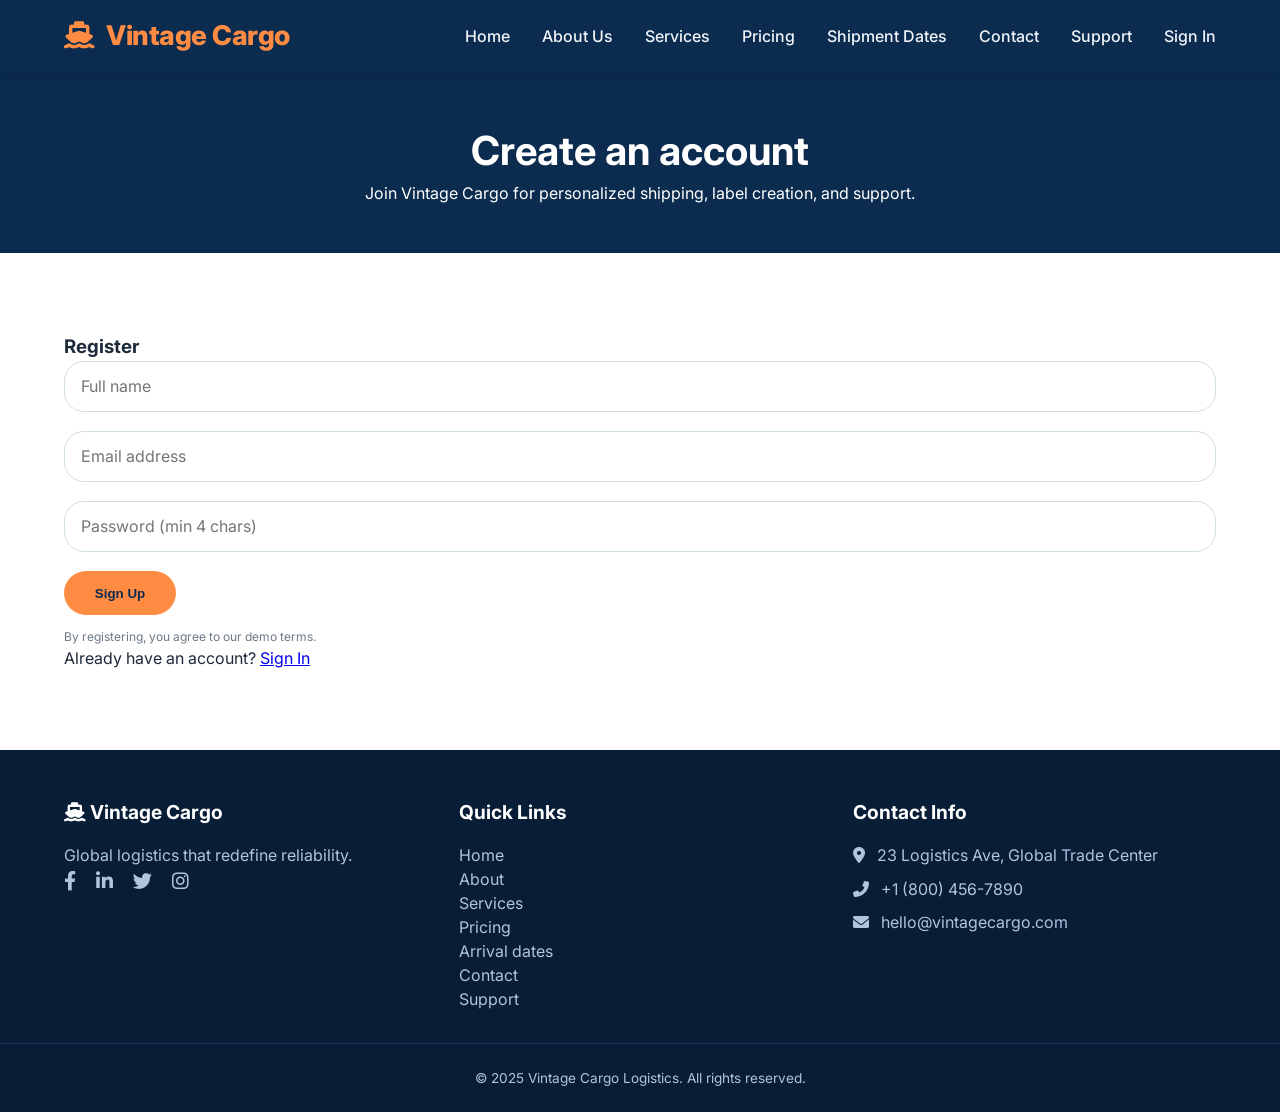
<file: register.html>
<!DOCTYPE html>
<html lang="en">
<head>
  <meta charset="UTF-8">
  <meta name="viewport" content="width=device-width, initial-scale=1.0">
  <title>Register | Vintage Cargo</title>
  <link href="https://fonts.googleapis.com/css2?family=Inter:opsz,wght@300;400;600;700;800&display=swap" rel="stylesheet">
  <link rel="stylesheet" href="https://cdnjs.cloudflare.com/ajax/libs/font-awesome/6.0.0-beta3/css/all.min.css">
  <link rel="stylesheet" href="css/style.css">
</head>
<body>
  <header class="site-header">
    <div class="container nav-container">
      <div class="logo"><a href="index.html"><i class="fas fa-ship"></i> Vintage Cargo</a></div>
      <button class="mobile-toggle" id="mobileToggle"><i class="fas fa-bars"></i></button>
      <nav class="navbar" id="navbar">
        <ul class="nav-menu">
          <li><a href="index.html">Home</a></li>
          <li><a href="about.html">About Us</a></li>
          <li><a href="services.html">Services</a></li>
          <li><a href="pricing.html">Pricing</a></li>
          <li><a href="shipment.html">Shipment Dates</a></li>
          <li><a href="contact.html">Contact</a></li>
          <li><a href="support.html">Support</a></li>
          <li id="authNavLink"><a href="login.html">Sign In</a></li>
        </ul>
      </nav>
    </div>
  </header>

  <main>
    <section class="page-header">
      <div class="container">
        <h1>Create an account</h1>
        <p>Join Vintage Cargo for personalized shipping, label creation, and support.</p>
      </div>
    </section>

    <section class="section">
      <div class="container">
        <div class="auth-container">
          <div class="auth-card">
            <h3>Register</h3>
            <form id="registerForm">
              <div class="form-group">
                <input type="text" id="regName" placeholder="Full name" required>
              </div>
              <div class="form-group">
                <input type="email" id="regEmail" placeholder="Email address" required>
              </div>
              <div class="form-group">
                <input type="password" id="regPassword" placeholder="Password (min 4 chars)" required>
              </div>
              <button type="submit" class="btn btn-primary">Sign Up</button>
              <p class="form-note">By registering, you agree to our demo terms.</p>
              <p>Already have an account? <a href="login.html" class="accent-link">Sign In</a></p>
            </form>
          </div>
        </div>
      </div>
    </section>
  </main>

  <footer class="site-footer">
    <div class="container footer-grid">
      <div class="footer-col">
        <h4><i class="fas fa-ship"></i> Vintage Cargo</h4>
        <p>Global logistics that redefine reliability.</p>
        <div class="social-icons">
          <a href="#"><i class="fab fa-facebook-f"></i></a>
          <a href="#"><i class="fab fa-linkedin-in"></i></a>
          <a href="#"><i class="fab fa-twitter"></i></a>
          <a href="#"><i class="fab fa-instagram"></i></a>
        </div>
      </div>
      <div class="footer-col">
        <h4>Quick Links</h4>
        <ul>
          <li><a href="index.html">Home</a></li>
          <li><a href="about.html">About</a></li>
          <li><a href="services.html">Services</a></li>
          <li><a href="pricing.html">Pricing</a></li>
          <li><a href="shipment.html">Arrival dates</a></li>
          <li><a href="contact.html">Contact</a></li>
          <li><a href="support.html">Support</a></li>
        </ul>
      </div>
      <div class="footer-col">
        <h4>Contact Info</h4>
        <ul class="contact-info">
          <li><i class="fas fa-map-marker-alt"></i> 23 Logistics Ave, Global Trade Center</li>
          <li><i class="fas fa-phone-alt"></i> +1 (800) 456-7890</li>
          <li><i class="fas fa-envelope"></i> hello@vintagecargo.com</li>
        </ul>
      </div>
    </div>
    <div class="footer-bottom">
      <p>&copy; 2025 Vintage Cargo Logistics. All rights reserved.</p>
    </div>
  </footer>

  <script src="JavaScript/script.js"></script>
</body>
</html>
</file>
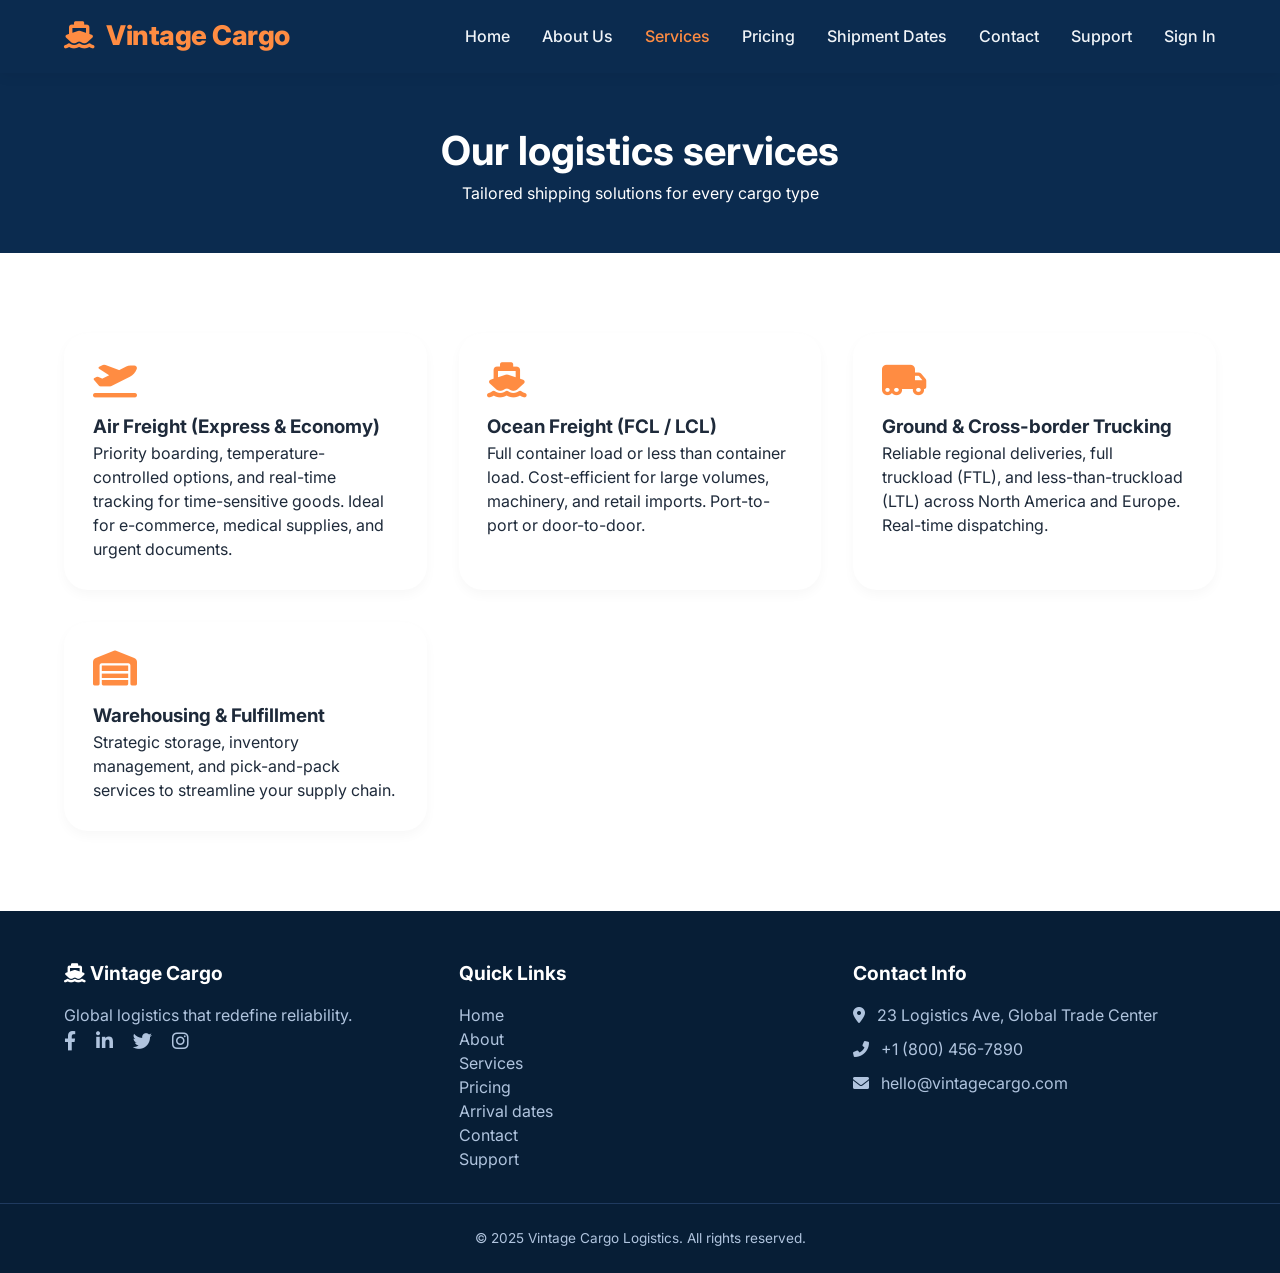
<file: services.html>
<!DOCTYPE html>
<html lang="en">
<head>
  <meta charset="UTF-8">
  <meta name="viewport" content="width=device-width, initial-scale=1.0">
  <title>Our Services | Vintage Cargo</title>
  <link href="https://fonts.googleapis.com/css2?family=Inter:opsz,wght@300;400;600;700;800&display=swap" rel="stylesheet">
  <link rel="stylesheet" href="https://cdnjs.cloudflare.com/ajax/libs/font-awesome/6.0.0-beta3/css/all.min.css">
  <link rel="stylesheet" href="css/style.css">
</head>
<body>
  <header class="site-header">
    <div class="container nav-container">
      <div class="logo"><a href="index.html"><i class="fas fa-ship"></i> Vintage Cargo</a></div>
      <button class="mobile-toggle" id="mobileToggle"><i class="fas fa-bars"></i></button>
      <nav class="navbar" id="navbar">
        <ul class="nav-menu">
          <li><a href="index.html">Home</a></li>
          <li><a href="about.html">About Us</a></li>
          <li><a href="services.html" class="active">Services</a></li>
          <li><a href="pricing.html">Pricing</a></li>
          <li><a href="shipment.html">Shipment Dates</a></li>
          <li><a href="contact.html">Contact</a></li>
          <li><a href="support.html">Support</a></li>
          <li id="authNavLink"><a href="login.html">Sign In</a></li>
        </ul>
      </nav>
    </div>
  </header>

  <main>
    <section class="page-header">
      <div class="container">
        <h1>Our logistics services</h1>
        <p>Tailored shipping solutions for every cargo type</p>
      </div>
    </section>

    <section class="section">
      <div class="container">
        <div class="grid-2">
          <div class="service-detailed">
            <i class="fas fa-plane-departure"></i>
            <h3>Air Freight (Express & Economy)</h3>
            <p>Priority boarding, temperature-controlled options, and real-time tracking for time-sensitive goods. Ideal for e-commerce, medical supplies, and urgent documents.</p>
          </div>
          <div class="service-detailed">
            <i class="fas fa-ship"></i>
            <h3>Ocean Freight (FCL / LCL)</h3>
            <p>Full container load or less than container load. Cost-efficient for large volumes, machinery, and retail imports. Port-to-port or door-to-door.</p>
          </div>
          <div class="service-detailed">
            <i class="fas fa-truck-moving"></i>
            <h3>Ground & Cross-border Trucking</h3>
            <p>Reliable regional deliveries, full truckload (FTL), and less-than-truckload (LTL) across North America and Europe. Real-time dispatching.</p>
          </div>
          <div class="service-detailed">
            <i class="fas fa-warehouse"></i>
            <h3>Warehousing & Fulfillment</h3>
            <p>Strategic storage, inventory management, and pick-and-pack services to streamline your supply chain.</p>
          </div>
        </div>
      </div>
    </section>
  </main>

  <footer class="site-footer">
    <div class="container footer-grid">
      <div class="footer-col">
        <h4><i class="fas fa-ship"></i> Vintage Cargo</h4>
        <p>Global logistics that redefine reliability.</p>
        <div class="social-icons">
          <a href="#"><i class="fab fa-facebook-f"></i></a>
          <a href="#"><i class="fab fa-linkedin-in"></i></a>
          <a href="#"><i class="fab fa-twitter"></i></a>
          <a href="#"><i class="fab fa-instagram"></i></a>
        </div>
      </div>
      <div class="footer-col">
        <h4>Quick Links</h4>
        <ul>
          <li><a href="index.html">Home</a></li>
          <li><a href="about.html">About</a></li>
          <li><a href="services.html">Services</a></li>
          <li><a href="pricing.html">Pricing</a></li>
          <li><a href="shipment.html">Arrival dates</a></li>
          <li><a href="contact.html">Contact</a></li>
          <li><a href="support.html">Support</a></li>
        </ul>
      </div>
      <div class="footer-col">
        <h4>Contact Info</h4>
        <ul class="contact-info">
          <li><i class="fas fa-map-marker-alt"></i> 23 Logistics Ave, Global Trade Center</li>
          <li><i class="fas fa-phone-alt"></i> +1 (800) 456-7890</li>
          <li><i class="fas fa-envelope"></i> hello@vintagecargo.com</li>
        </ul>
      </div>
    </div>
    <div class="footer-bottom">
      <p>&copy; 2025 Vintage Cargo Logistics. All rights reserved.</p>
    </div>
  </footer>

  <script src="JavaScript/script.js"></script>
</body>
</html>
</file>
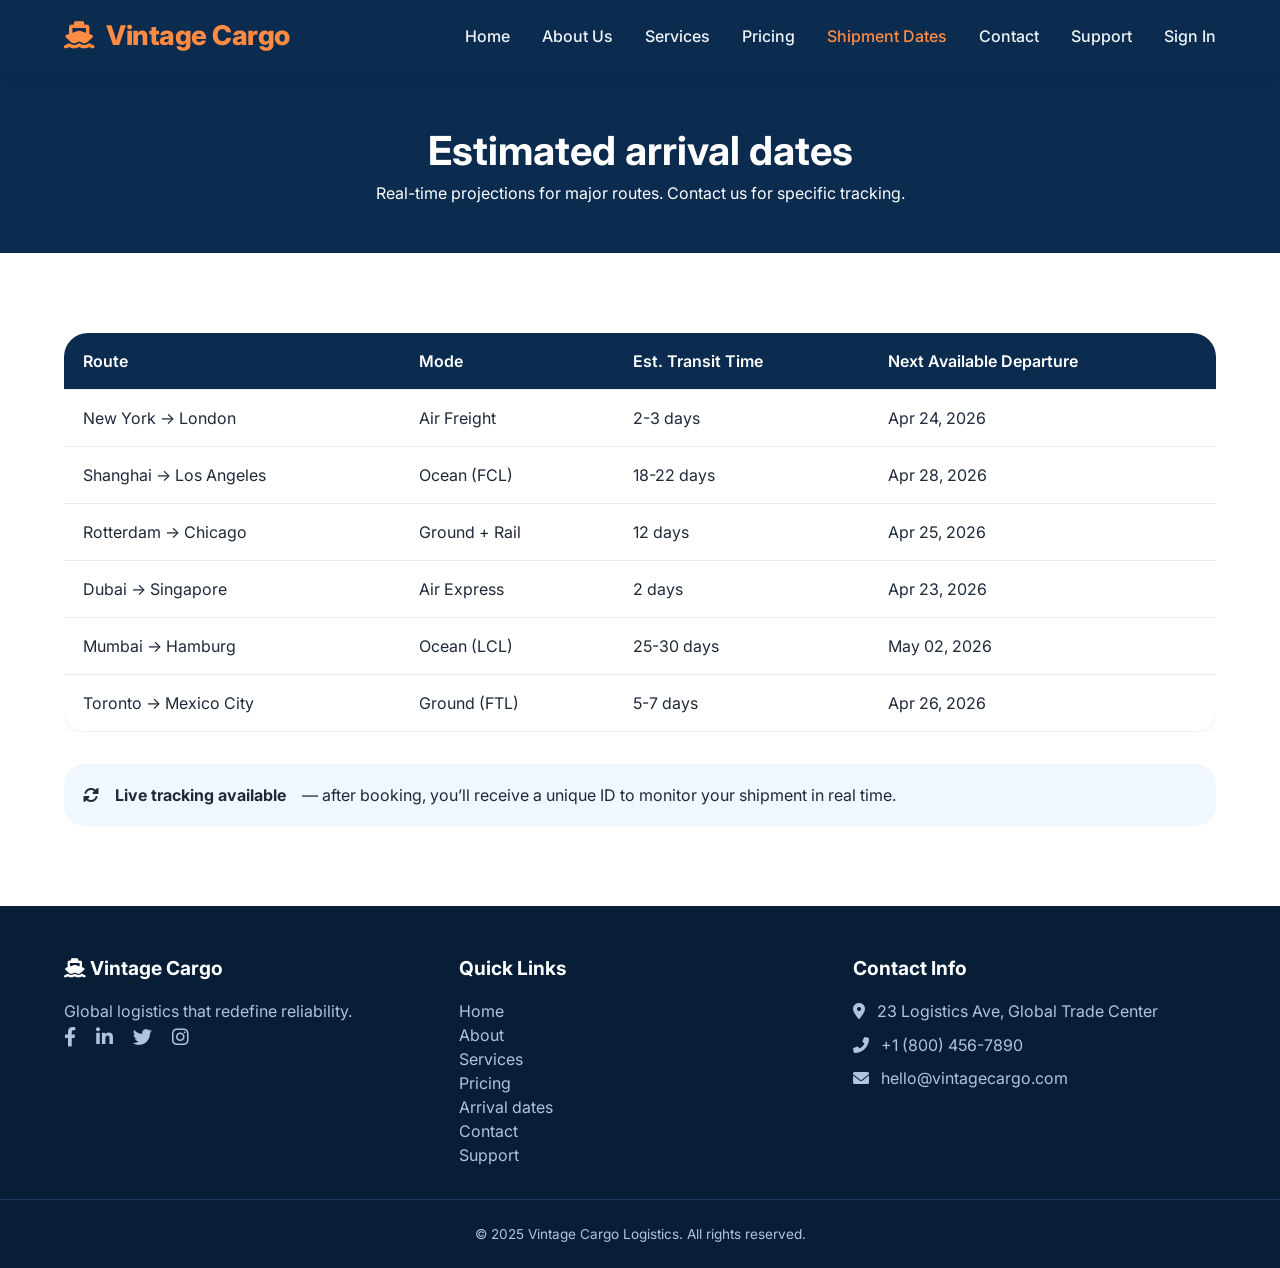
<file: shipment.html>
<!DOCTYPE html>
<html lang="en">
<head>
  <meta charset="UTF-8">
  <meta name="viewport" content="width=device-width, initial-scale=1.0">
  <title>Shipment Arrival Dates | Vintage Cargo</title>
  <link href="https://fonts.googleapis.com/css2?family=Inter:opsz,wght@300;400;600;700;800&display=swap" rel="stylesheet">
  <link rel="stylesheet" href="https://cdnjs.cloudflare.com/ajax/libs/font-awesome/6.0.0-beta3/css/all.min.css">
  <link rel="stylesheet" href="css/style.css">
</head>
<body>
  <header class="site-header">
    <div class="container nav-container">
      <div class="logo"><a href="index.html"><i class="fas fa-ship"></i> Vintage Cargo</a></div>
      <button class="mobile-toggle" id="mobileToggle"><i class="fas fa-bars"></i></button>
      <nav class="navbar" id="navbar">
        <ul class="nav-menu">
          <li><a href="index.html">Home</a></li>
          <li><a href="about.html">About Us</a></li>
          <li><a href="services.html">Services</a></li>
          <li><a href="pricing.html">Pricing</a></li>
          <li><a href="shipment.html" class="active">Shipment Dates</a></li>
          <li><a href="contact.html">Contact</a></li>
          <li><a href="support.html">Support</a></li>
          <li id="authNavLink"><a href="login.html">Sign In</a></li>
        </ul>
      </nav>
    </div>
  </header>

  <main>
    <section class="page-header">
      <div class="container">
        <h1>Estimated arrival dates</h1>
        <p>Real-time projections for major routes. Contact us for specific tracking.</p>
      </div>
    </section>

    <section class="section">
      <div class="container">
        <div class="table-wrapper">
          <table class="shipment-table">
            <thead>
              <tr>
                <th>Route</th>
                <th>Mode</th>
                <th>Est. Transit Time</th>
                <th>Next Available Departure</th>
              </tr>
            </thead>
            <tbody>
              <tr>
                <td>New York → London</td>
                <td>Air Freight</td>
                <td>2-3 days</td>
                <td>Apr 24, 2026</td>
              </tr>
              <tr>
                <td>Shanghai → Los Angeles</td>
                <td>Ocean (FCL)</td>
                <td>18-22 days</td>
                <td>Apr 28, 2026</td>
              </tr>
              <tr>
                <td>Rotterdam → Chicago</td>
                <td>Ground + Rail</td>
                <td>12 days</td>
                <td>Apr 25, 2026</td>
              </tr>
              <tr>
                <td>Dubai → Singapore</td>
                <td>Air Express</td>
                <td>2 days</td>
                <td>Apr 23, 2026</td>
              </tr>
              <tr>
                <td>Mumbai → Hamburg</td>
                <td>Ocean (LCL)</td>
                <td>25-30 days</td>
                <td>May 02, 2026</td>
              </tr>
              <tr>
                <td>Toronto → Mexico City</td>
                <td>Ground (FTL)</td>
                <td>5-7 days</td>
                <td>Apr 26, 2026</td>
              </tr>
            </tbody>
          </table>
        </div>
        <div class="tracking-note">
          <i class="fas fa-sync-alt"></i> <strong>Live tracking available</strong> — after booking, you’ll receive a unique ID to monitor your shipment in real time.
        </div>
      </div>
    </section>
  </main>

  <footer class="site-footer">
    <div class="container footer-grid">
      <div class="footer-col">
        <h4><i class="fas fa-ship"></i> Vintage Cargo</h4>
        <p>Global logistics that redefine reliability.</p>
        <div class="social-icons">
          <a href="#"><i class="fab fa-facebook-f"></i></a>
          <a href="#"><i class="fab fa-linkedin-in"></i></a>
          <a href="#"><i class="fab fa-twitter"></i></a>
          <a href="#"><i class="fab fa-instagram"></i></a>
        </div>
      </div>
      <div class="footer-col">
        <h4>Quick Links</h4>
        <ul>
          <li><a href="index.html">Home</a></li>
          <li><a href="about.html">About</a></li>
          <li><a href="services.html">Services</a></li>
          <li><a href="pricing.html">Pricing</a></li>
          <li><a href="shipment.html">Arrival dates</a></li>
          <li><a href="contact.html">Contact</a></li>
          <li><a href="support.html">Support</a></li>
        </ul>
      </div>
      <div class="footer-col">
        <h4>Contact Info</h4>
        <ul class="contact-info">
          <li><i class="fas fa-map-marker-alt"></i> 23 Logistics Ave, Global Trade Center</li>
          <li><i class="fas fa-phone-alt"></i> +1 (800) 456-7890</li>
          <li><i class="fas fa-envelope"></i> hello@vintagecargo.com</li>
        </ul>
      </div>
    </div>
    <div class="footer-bottom">
      <p>&copy; 2025 Vintage Cargo Logistics. All rights reserved.</p>
    </div>
  </footer>

  <script src="JavaScript/script.js"></script>
</body>
</html>
</file>
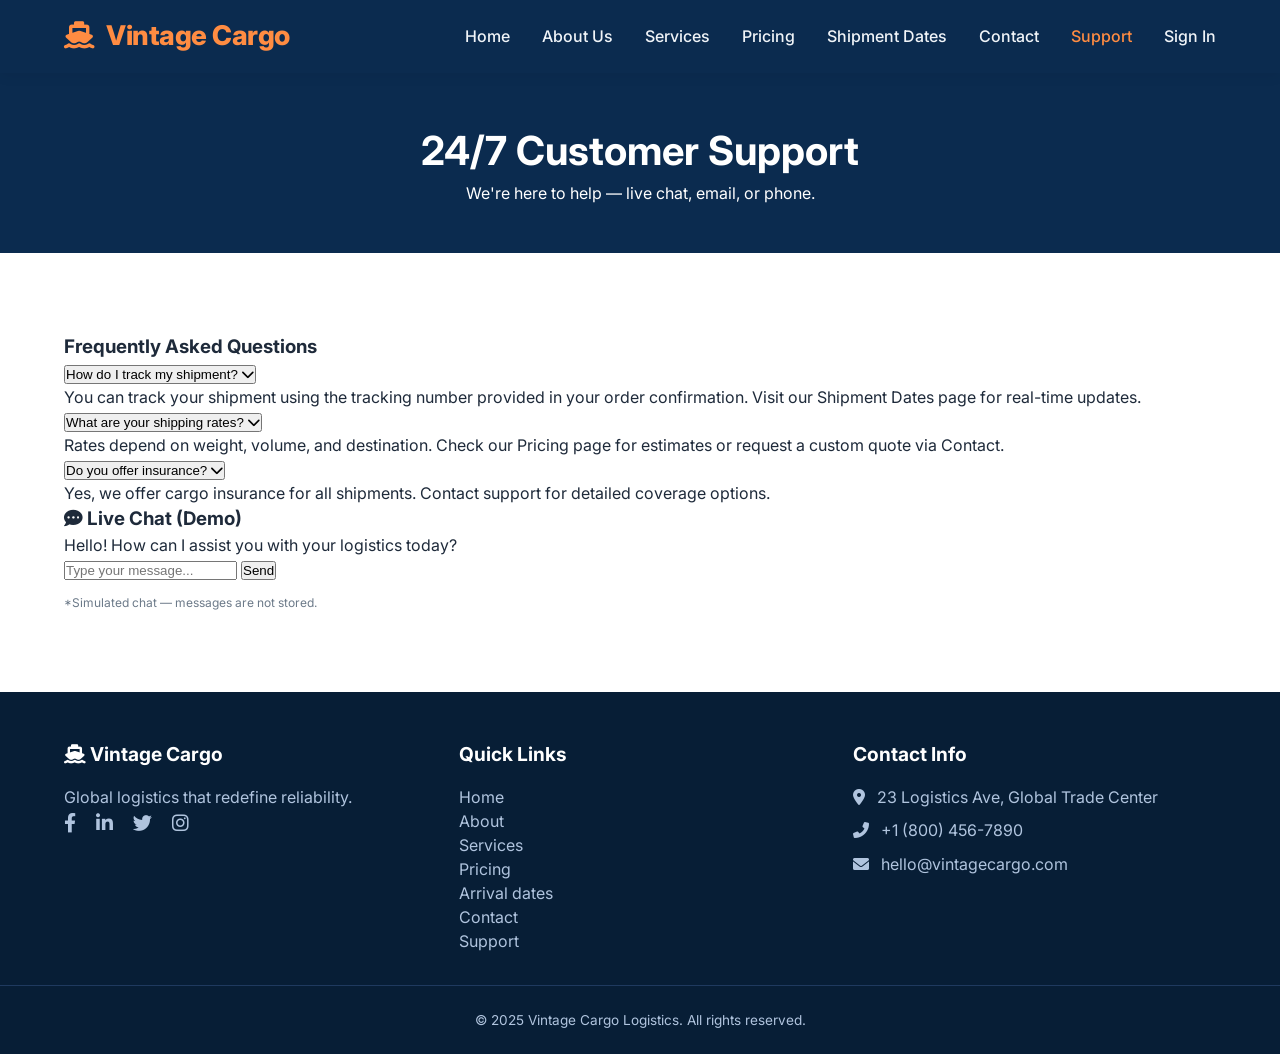
<file: support.html>
<!DOCTYPE html>
<html lang="en">
<head>
  <meta charset="UTF-8">
  <meta name="viewport" content="width=device-width, initial-scale=1.0">
  <title>Support Center | Vintage Cargo</title>
  <link href="https://fonts.googleapis.com/css2?family=Inter:opsz,wght@300;400;600;700;800&display=swap" rel="stylesheet">
  <link rel="stylesheet" href="https://cdnjs.cloudflare.com/ajax/libs/font-awesome/6.0.0-beta3/css/all.min.css">
  <link rel="stylesheet" href="css/style.css">
</head>
<body>
  <header class="site-header">
    <div class="container nav-container">
      <div class="logo"><a href="index.html"><i class="fas fa-ship"></i> Vintage Cargo</a></div>
      <button class="mobile-toggle" id="mobileToggle"><i class="fas fa-bars"></i></button>
      <nav class="navbar" id="navbar">
        <ul class="nav-menu">
          <li><a href="index.html">Home</a></li>
          <li><a href="about.html">About Us</a></li>
          <li><a href="services.html">Services</a></li>
          <li><a href="pricing.html">Pricing</a></li>
          <li><a href="shipment.html">Shipment Dates</a></li>
          <li><a href="contact.html">Contact</a></li>
          <li><a href="support.html" class="active">Support</a></li>
          <li id="authNavLink"><a href="login.html">Sign In</a></li>
        </ul>
      </nav>
    </div>
  </header>

  <main>
    <section class="page-header">
      <div class="container">
        <h1>24/7 Customer Support</h1>
        <p>We're here to help — live chat, email, or phone.</p>
      </div>
    </section>

    <section class="section">
      <div class="container">
        <div class="support-grid">
          <!-- FAQ Section -->
          <div class="support-faq">
            <h3>Frequently Asked Questions</h3>
            <div class="faq-item">
              <button class="faq-question">How do I track my shipment? <i class="fas fa-chevron-down"></i></button>
              <div class="faq-answer">
                <p>You can track your shipment using the tracking number provided in your order confirmation. Visit our Shipment Dates page for real-time updates.</p>
              </div>
            </div>
            <div class="faq-item">
              <button class="faq-question">What are your shipping rates? <i class="fas fa-chevron-down"></i></button>
              <div class="faq-answer">
                <p>Rates depend on weight, volume, and destination. Check our Pricing page for estimates or request a custom quote via Contact.</p>
              </div>
            </div>
            <div class="faq-item">
              <button class="faq-question">Do you offer insurance? <i class="fas fa-chevron-down"></i></button>
              <div class="faq-answer">
                <p>Yes, we offer cargo insurance for all shipments. Contact support for detailed coverage options.</p>
              </div>
            </div>
          </div>

          <!-- Live Chat Simulation -->
          <div class="live-chat">
            <h3><i class="fas fa-comment-dots"></i> Live Chat (Demo)</h3>
            <div class="chat-window" id="chatWindow">
              <div class="chat-message bot">Hello! How can I assist you with your logistics today?</div>
            </div>
            <div class="chat-input-group">
              <input type="text" id="chatInput" placeholder="Type your message...">
              <button id="sendChatBtn">Send</button>
            </div>
            <p class="form-note">*Simulated chat — messages are not stored.</p>
          </div>
        </div>
      </div>
    </section>
  </main>

  <footer class="site-footer">
    <div class="container footer-grid">
      <div class="footer-col">
        <h4><i class="fas fa-ship"></i> Vintage Cargo</h4>
        <p>Global logistics that redefine reliability.</p>
        <div class="social-icons">
          <a href="#"><i class="fab fa-facebook-f"></i></a>
          <a href="#"><i class="fab fa-linkedin-in"></i></a>
          <a href="#"><i class="fab fa-twitter"></i></a>
          <a href="#"><i class="fab fa-instagram"></i></a>
        </div>
      </div>
      <div class="footer-col">
        <h4>Quick Links</h4>
        <ul>
          <li><a href="index.html">Home</a></li>
          <li><a href="about.html">About</a></li>
          <li><a href="services.html">Services</a></li>
          <li><a href="pricing.html">Pricing</a></li>
          <li><a href="shipment.html">Arrival dates</a></li>
          <li><a href="contact.html">Contact</a></li>
          <li><a href="support.html">Support</a></li>
        </ul>
      </div>
      <div class="footer-col">
        <h4>Contact Info</h4>
        <ul class="contact-info">
          <li><i class="fas fa-map-marker-alt"></i> 23 Logistics Ave, Global Trade Center</li>
          <li><i class="fas fa-phone-alt"></i> +1 (800) 456-7890</li>
          <li><i class="fas fa-envelope"></i> hello@vintagecargo.com</li>
        </ul>
      </div>
    </div>
    <div class="footer-bottom">
      <p>&copy; 2025 Vintage Cargo Logistics. All rights reserved.</p>
    </div>
  </footer>

  <script src="JavaScript/script.js"></script>
</body>
</html>
</file>
<file: css/style.css>
/* css/style.css */
* {
  margin: 0;
  padding: 0;
  box-sizing: border-box;
}

body {
  font-family: 'Inter', sans-serif;
  line-height: 1.5;
  color: #1E2A3A;
  background-color: #ffffff;
}

.container {
  width: 90%;
  max-width: 1280px;
  margin: 0 auto;
}

/* header & navigation */
.site-header {
  background: #0B2B4F;
  padding: 1rem 0;
  position: sticky;
  top: 0;
  z-index: 100;
  box-shadow: 0 4px 12px rgba(0,0,0,0.05);
}

.nav-container {
  display: flex;
  justify-content: space-between;
  align-items: center;
  flex-wrap: wrap;
}

.logo a {
  color: #FF8C42;
  font-size: 1.7rem;
  font-weight: 800;
  letter-spacing: -0.5px;
  text-decoration: none;
}

.logo i {
  margin-right: 6px;
  color: #FF8C42;
}

.nav-menu {
  display: flex;
  gap: 2rem;
  list-style: none;
}

.nav-menu a {
  color: #F0F4F8;
  text-decoration: none;
  font-weight: 500;
  transition: 0.2s ease;
  font-size: 1rem;
}

.nav-menu a:hover, .nav-menu a.active {
  color: #FF8C42;
}

.mobile-toggle {
  display: none;
  background: none;
  border: none;
  font-size: 1.8rem;
  color: white;
  cursor: pointer;
}

/* buttons */
.btn {
  display: inline-block;
  padding: 0.8rem 1.8rem;
  border-radius: 40px;
  font-weight: 600;
  text-decoration: none;
  transition: all 0.2s ease;
  border: 2px solid transparent;
  cursor: pointer;
}

.btn-primary {
  background: #FF8C42;
  color: #0B2B4F;
}

.btn-primary:hover {
  background: #e67a2e;
  transform: translateY(-2px);
}

.btn-outline {
  background: transparent;
  border: 2px solid #FF8C42;
  color: #FF8C42;
}

.btn-outline:hover {
  background: #FF8C42;
  color: #0B2B4F;
}

.btn-secondary {
  background: #ffffff;
  color: #0B2B4F;
}

.btn-secondary:hover {
  background: #FF8C42;
  color: #0B2B4F;
  border-color: #FF8C42;
}

/* hero */
.hero {
  padding: 6rem 0;
  text-align: center;
  color: white;
}

.hero-content h1 {
  font-size: 3rem;
  font-weight: 800;
  margin-bottom: 1rem;
}

.accent {
  color: #FF8C42;
}

.hero-content p {
  font-size: 1.25rem;
  max-width: 650px;
  margin: 0 auto 2rem;
}

.hero-buttons {
  display: flex;
  gap: 1rem;
  justify-content: center;
  flex-wrap: wrap;
}

/* sections */
.section {
  padding: 5rem 0;
}

.bg-light {
  background-color: #F9FAFC;
}

.section-title {
  text-align: center;
  margin-bottom: 3rem;
}

.section-title h2 {
  font-size: 2.2rem;
  font-weight: 700;
  color: #0B2B4F;
}

.grid-3 {
  display: grid;
  grid-template-columns: repeat(auto-fit, minmax(280px, 1fr));
  gap: 2rem;
}

.service-card {
  background: white;
  padding: 2rem;
  border-radius: 24px;
  box-shadow: 0 10px 25px -5px rgba(0,0,0,0.05);
  transition: transform 0.2s, box-shadow 0.2s;
  text-align: center;
}

.service-card:hover {
  transform: translateY(-5px);
  box-shadow: 0 20px 30px -12px rgba(0,0,0,0.1);
}

.service-card i {
  font-size: 2.8rem;
  color: #FF8C42;
  margin-bottom: 1rem;
}

.service-card h3 {
  font-size: 1.5rem;
  margin-bottom: 0.75rem;
}

/* flex row */
.flex-row {
  display: flex;
  gap: 3rem;
  align-items: center;
  flex-wrap: wrap;
}

.flex-text, .flex-img {
  flex: 1;
}

.flex-img img {
  width: 100%;
  border-radius: 28px;
  object-fit: cover;
}

.check-list {
  list-style: none;
  margin: 1.5rem 0;
}

.check-list li {
  margin: 0.75rem 0;
  display: flex;
  align-items: center;
  gap: 0.75rem;
}

.check-list i {
  color: #FF8C42;
}

/* CTA */
.cta {
  background: #0B2B4F;
  color: white;
  text-align: center;
  padding: 4rem 0;
}

.cta h3 {
  font-size: 2rem;
  margin-bottom: 0.75rem;
}

/* footer */
.site-footer {
  background: #071e36;
  color: #B0C4DE;
  padding-top: 3rem;
}

.footer-grid {
  display: grid;
  grid-template-columns: repeat(auto-fit, minmax(220px, 1fr));
  gap: 2rem;
  margin-bottom: 2rem;
}

.footer-col h4 {
  color: white;
  margin-bottom: 1rem;
  font-size: 1.2rem;
}

.footer-col ul {
  list-style: none;
}

.footer-col a {
  color: #B0C4DE;
  text-decoration: none;
  transition: 0.2s;
}

.footer-col a:hover {
  color: #FF8C42;
}

.social-icons a {
  margin-right: 1rem;
  font-size: 1.2rem;
}

.contact-info li {
  margin-bottom: 0.6rem;
  display: flex;
  gap: 0.75rem;
  align-items: center;
}

.footer-bottom {
  text-align: center;
  padding: 1.5rem 0;
  border-top: 1px solid #1f3a5f;
  font-size: 0.85rem;
}

/* pricing page */
.pricing-grid {
  display: grid;
  grid-template-columns: repeat(auto-fit, minmax(280px, 1fr));
  gap: 2rem;
}

.pricing-card {
  background: white;
  border-radius: 32px;
  padding: 2rem;
  box-shadow: 0 12px 28px rgba(0,0,0,0.05);
  transition: 0.2s;
  border: 1px solid #eef2f6;
}

.pricing-card.featured {
  border-top: 5px solid #FF8C42;
  transform: scale(1.02);
}

.pricing-header h3 {
  font-size: 1.8rem;
  margin-bottom: 0.5rem;
}

.price {
  font-size: 2.2rem;
  font-weight: 800;
  color: #0B2B4F;
}

.price span {
  font-size: 1rem;
  font-weight: 400;
}

.pricing-card ul {
  margin: 1.5rem 0;
  list-style: none;
}

.pricing-card li {
  margin: 0.75rem 0;
  display: flex;
  align-items: center;
  gap: 0.5rem;
}

.pricing-card li i {
  color: #FF8C42;
}

.price-note {
  margin-top: 2rem;
  text-align: center;
  font-size: 0.9rem;
  color: #5a6e7c;
}

/* shipment table */
.table-wrapper {
  overflow-x: auto;
}

.shipment-table {
  width: 100%;
  border-collapse: collapse;
  background: white;
  border-radius: 24px;
  overflow: hidden;
  box-shadow: 0 4px 12px rgba(0,0,0,0.05);
}

.shipment-table th, .shipment-table td {
  padding: 1rem 1.2rem;
  text-align: left;
  border-bottom: 1px solid #e9edf2;
}

.shipment-table th {
  background: #0B2B4F;
  color: white;
  font-weight: 600;
}

.tracking-note {
  background: #F0F7FF;
  padding: 1.2rem;
  border-radius: 20px;
  margin-top: 2rem;
  display: flex;
  align-items: center;
  gap: 1rem;
  flex-wrap: wrap;
}

/* contact grid */
.contact-grid {
  display: grid;
  grid-template-columns: 1fr 1fr;
  gap: 3rem;
}

@media (max-width: 768px) {
  .contact-grid {
    grid-template-columns: 1fr;
  }
}

.contact-details ul {
  list-style: none;
}

.contact-details li {
  margin: 1rem 0;
  display: flex;
  align-items: center;
  gap: 1rem;
}

.map-placeholder {
  background: #eef2fa;
  padding: 2rem;
  text-align: center;
  border-radius: 24px;
  margin-top: 1.5rem;
  font-size: 0.9rem;
}

.form-group {
  margin-bottom: 1.2rem;
}

.form-group input, .form-group select, .form-group textarea {
  width: 100%;
  padding: 0.9rem 1rem;
  border: 1px solid #cfdde6;
  border-radius: 20px;
  font-family: inherit;
  font-size: 1rem;
  transition: 0.2s;
}

.form-group input:focus, .form-group select:focus, .form-group textarea:focus {
  outline: none;
  border-color: #FF8C42;
  box-shadow: 0 0 0 3px rgba(255,140,66,0.2);
}

.form-note {
  font-size: 0.75rem;
  margin-top: 0.8rem;
  color: #6c7a89;
}

/* page-header */
.page-header {
  background: #0B2B4F;
  color: white;
  padding: 3rem 0;
  text-align: center;
}

.page-header h1 {
  font-size: 2.5rem;
}

/* responsive */
@media (max-width: 768px) {
  .mobile-toggle {
    display: block;
  }
  .nav-menu {
    position: fixed;
    left: -100%;
    top: 70px;
    flex-direction: column;
    background: #0B2B4F;
    width: 100%;
    text-align: center;
    transition: 0.3s;
    padding: 2rem 0;
    gap: 1.5rem;
  }
  .nav-menu.active {
    left: 0;
  }
  .hero-content h1 {
    font-size: 2rem;
  }
  .section-title h2 {
    font-size: 1.8rem;
  }
  .flex-row {
    flex-direction: column;
  }
  .pricing-card.featured {
    transform: none;
  }
}

/* extra utilities */
.grid-2 {
  display: grid;
  grid-template-columns: repeat(auto-fit, minmax(280px, 1fr));
  gap: 2rem;
}

.service-detailed {
  background: white;
  padding: 1.8rem;
  border-radius: 24px;
  box-shadow: 0 5px 12px rgba(0,0,0,0.03);
  transition: 0.2s;
}

.service-detailed i {
  font-size: 2.2rem;
  color: #FF8C42;
  margin-bottom: 1rem;
}
</file>
